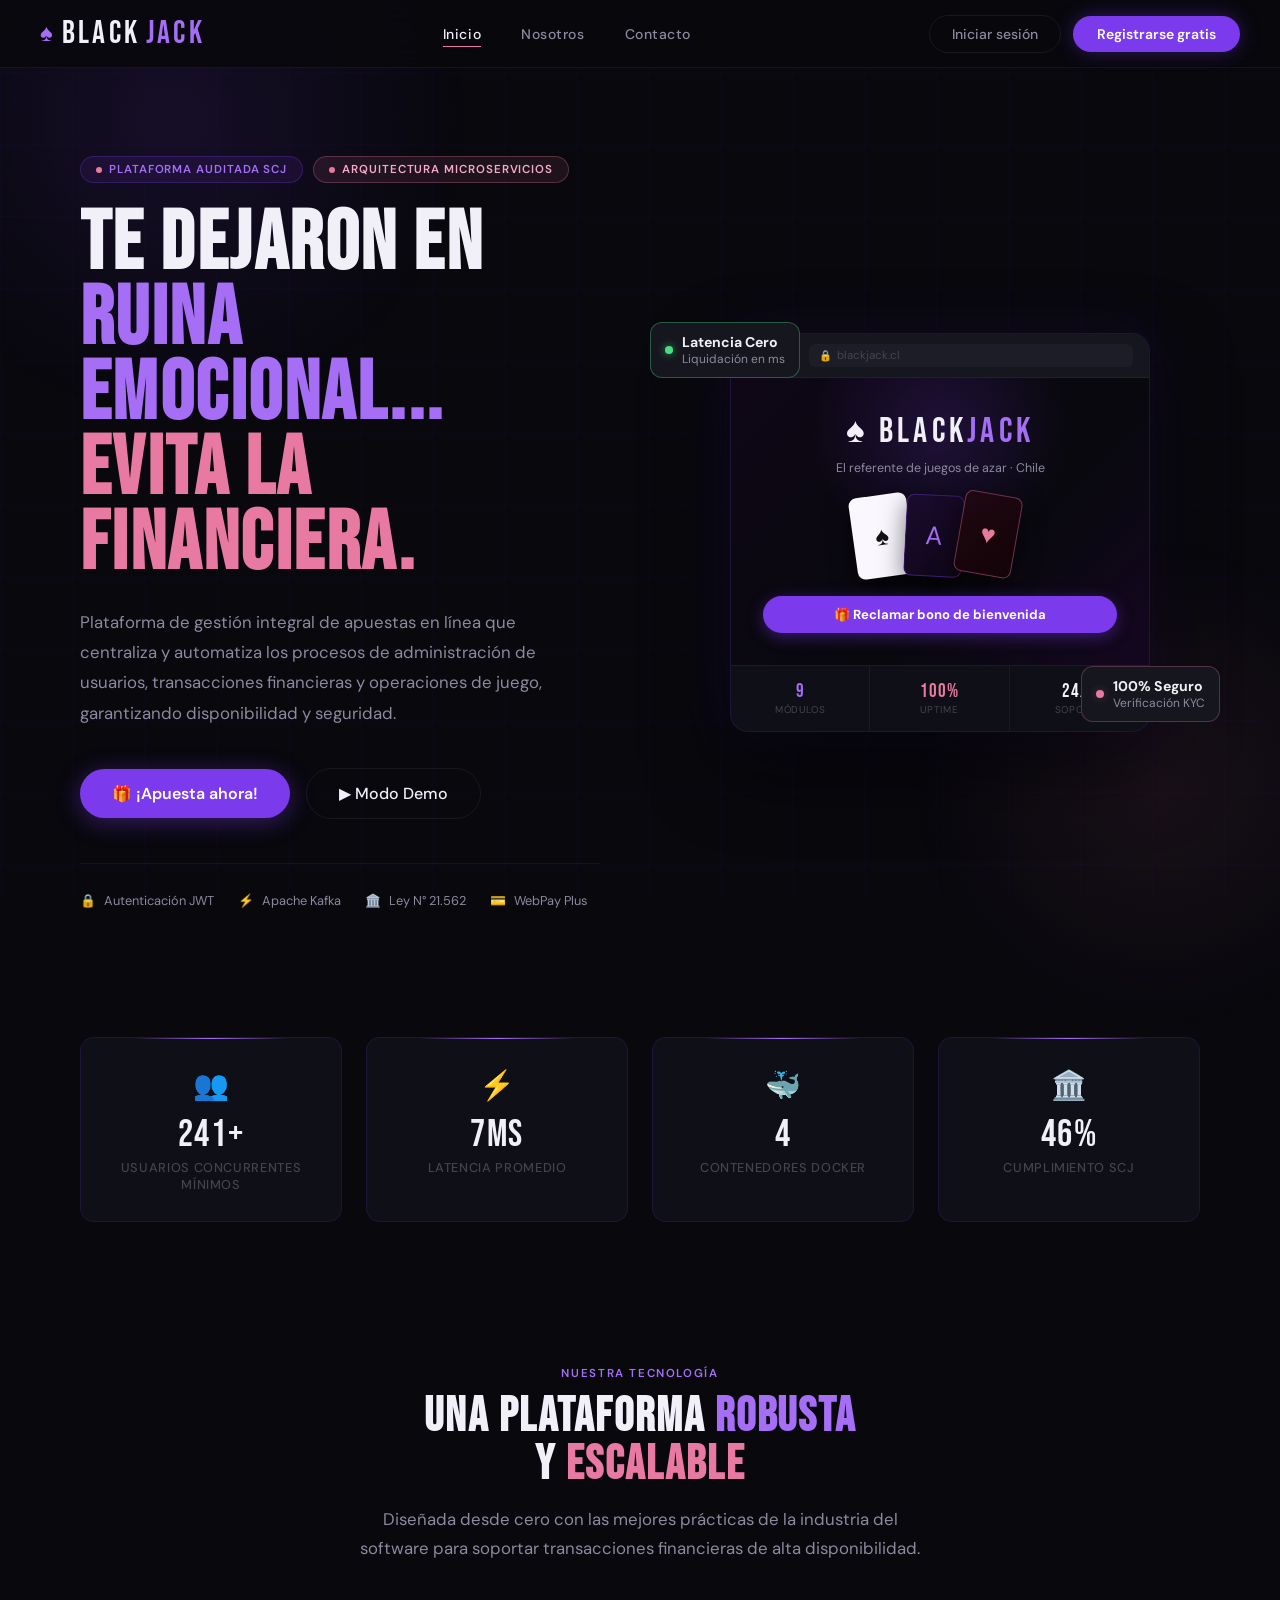
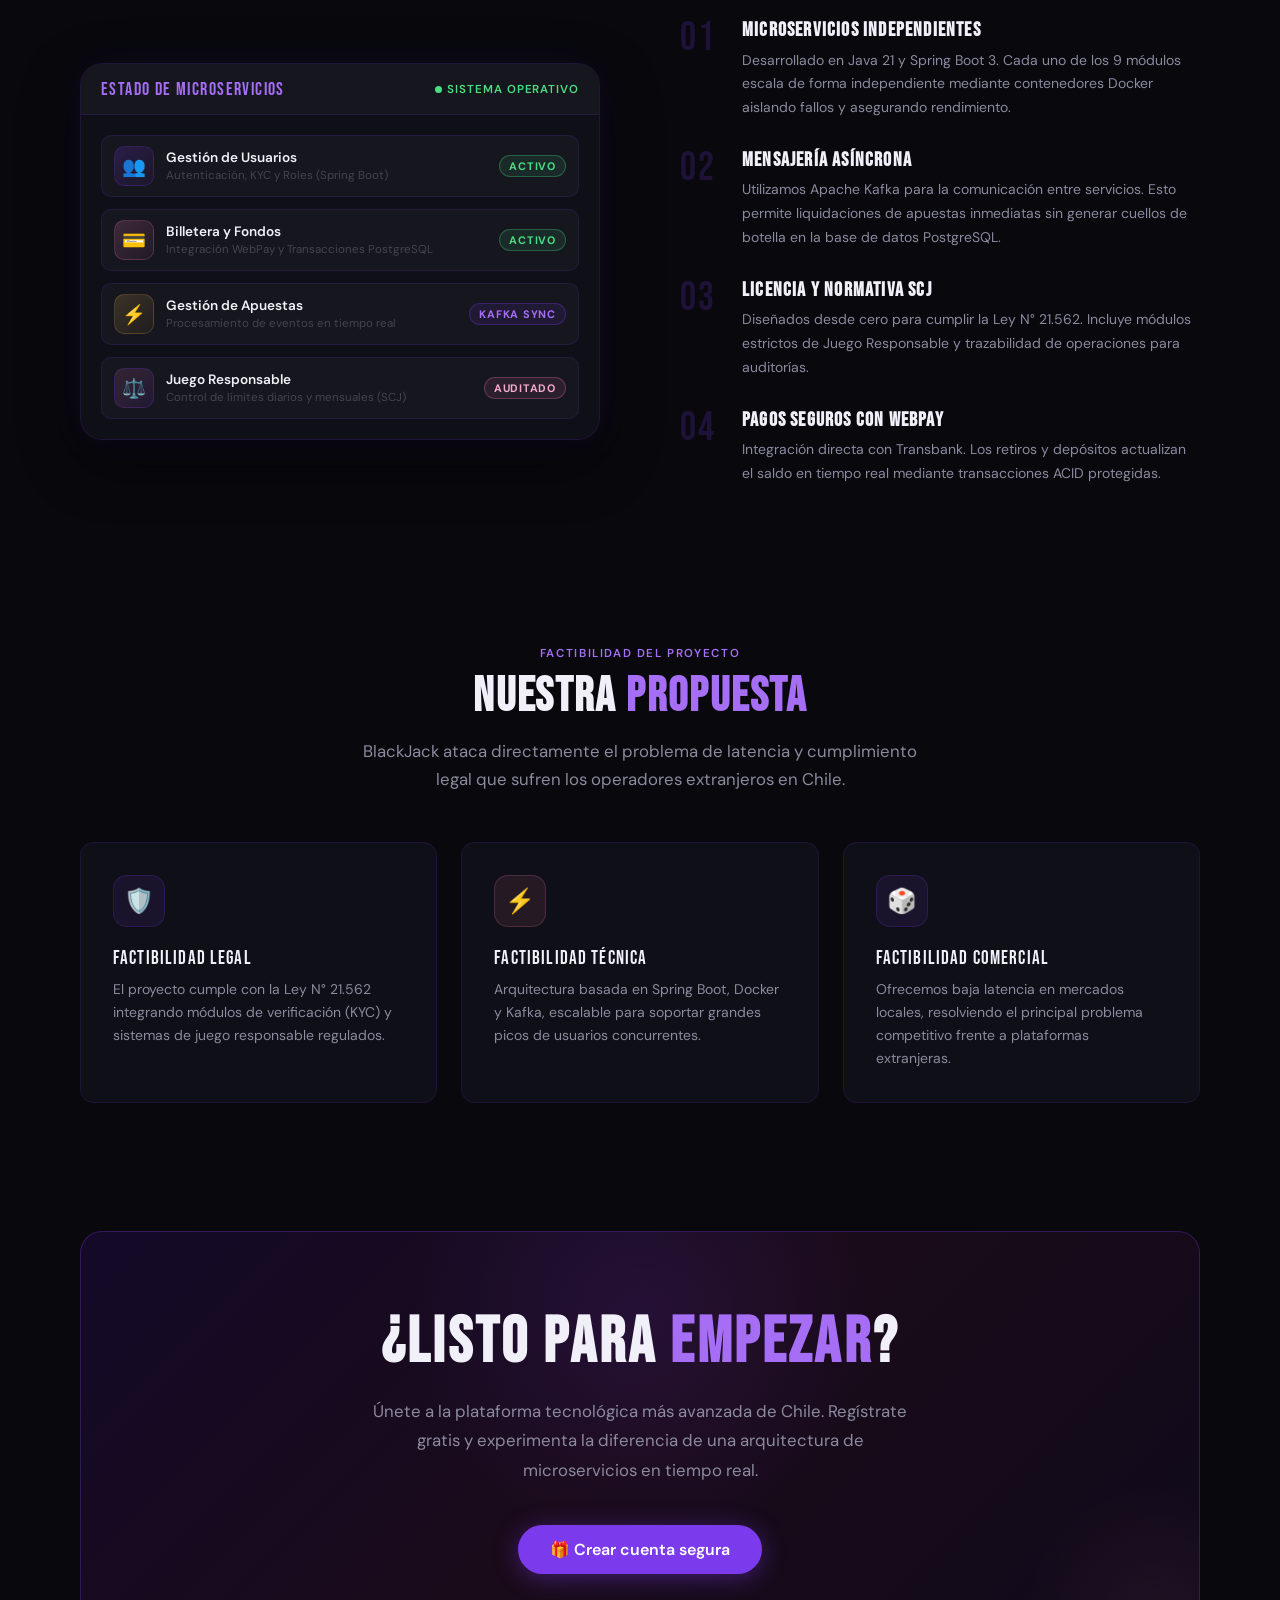
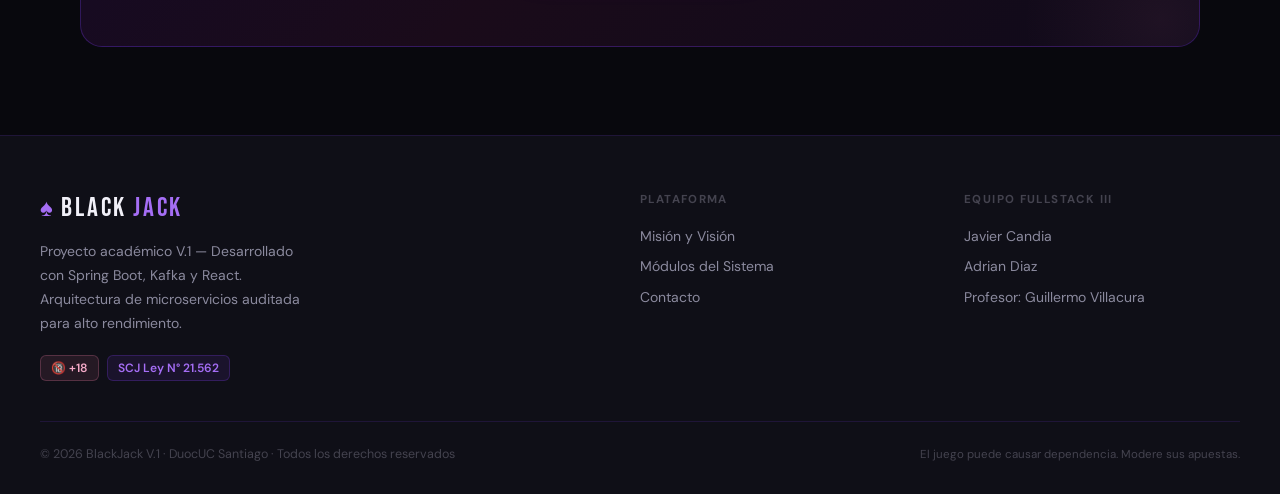
<file: index.html>
<!DOCTYPE html>
<html lang="es">
<head>
    <meta charset="UTF-8">
    <meta name="viewport" content="width=device-width, initial-scale=1.0">
    <title>BlackJack — Plataforma de Apuestas</title>
    <link rel="stylesheet" href="styles.css">
</head>
<body>

<div class="bg-grid"></div>
<div class="bg-glow-1"></div>
<div class="bg-glow-2"></div>

<nav>
    <a href="index.html" class="logo">
        <span class="logo-icon">♠</span>
        Black<span>Jack</span>
    </a>

    <ul class="nav-links">
        <li><a href="index.html" class="active">Inicio</a></li>
        <li><a href="nosotros.html">Nosotros</a></li>
        <li><a href="contacto.html">Contacto</a></li>
    </ul>

    <div class="nav-right">
        <button class="btn-login" onclick="showModal('login')">Iniciar sesión</button>
        <button class="btn-register" onclick="showModal('register')">Registrarse gratis</button>
    </div>
</nav>

<main>

    <section class="hero">
        <div class="hero-left">
            <div class="hero-eyebrow">
                <div class="badge">
                    <span class="badge-dot"></span>
                    Plataforma auditada SCJ
                </div>
                <div class="badge badge-pink">
                    <span class="badge-dot"></span>
                    Arquitectura Microservicios
                </div>
            </div>

            <h1>
                <span class="line-white">TE DEJARON EN</span>
                <span class="line-accent">RUINA EMOCIONAL...</span>
                <span class="line-pink">EVITA LA FINANCIERA.</span>
            </h1>

            <p class="hero-desc">
                Plataforma de gestión integral de apuestas en línea que centraliza y automatiza los procesos de administración de usuarios, transacciones financieras y operaciones de juego, garantizando disponibilidad y seguridad.
            </p>

            <div class="hero-cta">
                <button class="btn-primary" onclick="showModal('register')">
                    🎁 ¡Apuesta ahora!
                </button>
                <button class="btn-secondary" onclick="showModal('demo')">
                    ▶ Modo Demo
                </button>
            </div>

            <div class="hero-trust">
                <div class="trust-item">
                    <span>🔒</span>
                    <span>Autenticación JWT</span>
                </div>
                <div class="trust-item">
                    <span>⚡</span>
                    <span>Apache Kafka</span>
                </div>
                <div class="trust-item">
                    <span>🏛️</span>
                    <span>Ley N° 21.562</span>
                </div>
                <div class="trust-item">
                    <span>💳</span>
                    <span>WebPay Plus</span>
                </div>
            </div>
        </div>

        <div class="hero-right">
            <div class="platform-preview">
                <div class="float-badge fb-top-left">
                    <div class="fb-dot fb-dot-green"></div>
                    <div class="fb-text">
                        <strong>Latencia Cero</strong>
                        <span>Liquidación en ms</span>
                    </div>
                </div>

                <div class="preview-shell">
                    <div class="preview-topbar">
                        <div class="preview-dot pd-red"></div>
                        <div class="preview-dot pd-yellow"></div>
                        <div class="preview-dot pd-green"></div>
                        <div class="preview-url">blackjack.cl</div>
                    </div>

                    <div class="preview-hero-area">
                        <div class="preview-logo-big">♠ Black<span>Jack</span></div>
                        <div class="preview-tagline">El referente de juegos de azar · Chile</div>
                        <div class="preview-cards-row">
                            <div class="mini-card mc-white">♠</div>
                            <div class="mini-card mc-dark">A</div>
                            <div class="mini-card mc-pink">♥</div>
                        </div>
                        <button class="preview-cta-btn">🎁 Reclamar bono de bienvenida</button>
                    </div>

                    <div class="preview-stats-row">
                        <div class="preview-stat">
                            <div class="preview-stat-val pv-purple">9</div>
                            <div class="preview-stat-lbl">Módulos</div>
                        </div>
                        <div class="preview-stat">
                            <div class="preview-stat-val pv-pink">100%</div>
                            <div class="preview-stat-lbl">Uptime</div>
                        </div>
                        <div class="preview-stat">
                            <div class="preview-stat-val">24/7</div>
                            <div class="preview-stat-lbl">Soporte</div>
                        </div>
                    </div>
                </div>

                <div class="float-badge fb-bottom-right">
                    <div class="fb-dot fb-dot-pink"></div>
                    <div class="fb-text">
                        <strong>100% Seguro</strong>
                        <span>Verificación KYC</span>
                    </div>
                </div>
            </div>
        </div>
    </section>

    <div class="stats-band">
        <div class="stat-card reveal">
            <div class="stat-icon">👥</div>
            <div class="stat-value"><span data-count="500" data-suffix="+">0</span></div>
            <div class="stat-label">Usuarios Concurrentes Mínimos</div>
        </div>
        <div class="stat-card reveal reveal-delay-1">
            <div class="stat-icon">⚡</div>
            <div class="stat-value"><span data-count="15" data-suffix="ms">0</span></div>
            <div class="stat-label">Latencia Promedio</div>
        </div>
        <div class="stat-card reveal reveal-delay-2">
            <div class="stat-icon">🐳</div>
            <div class="stat-value"><span data-count="9" data-suffix="">0</span></div>
            <div class="stat-label">Contenedores Docker</div>
        </div>
        <div class="stat-card reveal reveal-delay-3">
            <div class="stat-icon">🏛️</div>
            <div class="stat-value"><span data-count="100" data-suffix="%">0</span></div>
            <div class="stat-label">Cumplimiento SCJ</div>
        </div>
    </div>

    <section class="features-section">
        <div class="reveal" style="text-align:center;">
            <div class="section-label" style="justify-content:center;display:flex;">Nuestra Tecnología</div>
            <h2 class="section-title" style="text-align:center;">UNA PLATAFORMA <span class="accent">ROBUSTA</span><br>Y <span class="accent2">ESCALABLE</span></h2>
            <p class="section-subtitle" style="margin:0 auto;text-align:center;">Diseñada desde cero con las mejores prácticas de la industria del software para soportar transacciones financieras de alta disponibilidad.</p>
        </div>

        <div class="features-intro">
            <div class="features-visual reveal">
                <div class="feature-screen">
                    <div class="fscreen-header">
                        <span class="fscreen-title">Estado de Microservicios</span>
                        <span class="fscreen-live">
                <span style="width:7px;height:7px;background:#4ade80;border-radius:50%;display:inline-block;animation:pulse-dot 1.5s infinite;"></span>
                Sistema Operativo
              </span>
                    </div>
                    <div class="fscreen-body">
                        <div class="fscreen-game-row">
                            <div class="fgr-icon">👥</div>
                            <div class="fgr-info">
                                <div class="fgr-name">Gestión de Usuarios</div>
                                <div class="fgr-sub">Autenticación, KYC y Roles (Spring Boot)</div>
                            </div>
                            <span class="fgr-badge fgb-green">Activo</span>
                        </div>
                        <div class="fscreen-game-row">
                            <div class="fgr-icon" style="background:linear-gradient(135deg,rgba(232,121,160,0.2),rgba(232,121,160,0.05));border-color:rgba(232,121,160,0.2);">💳</div>
                            <div class="fgr-info">
                                <div class="fgr-name">Billetera y Fondos</div>
                                <div class="fgr-sub">Integración WebPay y Transacciones PostgreSQL</div>
                            </div>
                            <span class="fgr-badge fgb-green">Activo</span>
                        </div>
                        <div class="fscreen-game-row">
                            <div class="fgr-icon" style="background:linear-gradient(135deg,rgba(212,168,67,0.2),rgba(212,168,67,0.05));border-color:rgba(212,168,67,0.2);">⚡</div>
                            <div class="fgr-info">
                                <div class="fgr-name">Gestión de Apuestas</div>
                                <div class="fgr-sub">Procesamiento de eventos en tiempo real</div>
                            </div>
                            <span class="fgr-badge fgb-purple">Kafka Sync</span>
                        </div>
                        <div class="fscreen-game-row">
                            <div class="fgr-icon" style="background:linear-gradient(135deg,rgba(232,121,160,0.15),rgba(124,58,237,0.1));border-color:rgba(124,58,237,0.2);">⚖️</div>
                            <div class="fgr-info">
                                <div class="fgr-name">Juego Responsable</div>
                                <div class="fgr-sub">Control de límites diarios y mensuales (SCJ)</div>
                            </div>
                            <span class="fgr-badge fgb-pink">Auditado</span>
                        </div>
                    </div>
                </div>
            </div>

            <div class="features-list reveal reveal-delay-1">
                <div class="feature-item">
                    <div class="feature-num">01</div>
                    <div class="feature-text">
                        <h3>MICROSERVICIOS INDEPENDIENTES</h3>
                        <p>Desarrollado en Java 21 y Spring Boot 3. Cada uno de los 9 módulos escala de forma independiente mediante contenedores Docker aislando fallos y asegurando rendimiento.</p>
                    </div>
                </div>
                <div class="feature-item">
                    <div class="feature-num">02</div>
                    <div class="feature-text">
                        <h3>MENSAJERÍA ASÍNCRONA</h3>
                        <p>Utilizamos Apache Kafka para la comunicación entre servicios. Esto permite liquidaciones de apuestas inmediatas sin generar cuellos de botella en la base de datos PostgreSQL.</p>
                    </div>
                </div>
                <div class="feature-item">
                    <div class="feature-num">03</div>
                    <div class="feature-text">
                        <h3>LICENCIA Y NORMATIVA SCJ</h3>
                        <p>Diseñados desde cero para cumplir la Ley N° 21.562. Incluye módulos estrictos de Juego Responsable y trazabilidad de operaciones para auditorías.</p>
                    </div>
                </div>
                <div class="feature-item">
                    <div class="feature-num">04</div>
                    <div class="feature-text">
                        <h3>PAGOS SEGUROS CON WEBPAY</h3>
                        <p>Integración directa con Transbank. Los retiros y depósitos actualizan el saldo en tiempo real mediante transacciones ACID protegidas.</p>
                    </div>
                </div>
            </div>
        </div>
    </section>

    <section class="why-section">
        <div class="reveal" style="text-align:center;margin-bottom:0;">
            <div class="section-label" style="justify-content:center;display:flex;">Factibilidad del Proyecto</div>
            <h2 class="section-title" style="text-align:center;">NUESTRA <span class="accent">PROPUESTA</span></h2>
            <p class="section-subtitle" style="margin:0 auto;text-align:center;">BlackJack ataca directamente el problema de latencia y cumplimiento legal que sufren los operadores extranjeros en Chile.</p>
        </div>

        <div class="why-grid">
            <div class="why-card reveal">
                <div class="why-icon">🛡️</div>
                <div class="why-title">FACTIBILIDAD LEGAL</div>
                <p class="why-desc">El proyecto cumple con la Ley N° 21.562 integrando módulos de verificación (KYC) y sistemas de juego responsable regulados.</p>
            </div>
            <div class="why-card reveal reveal-delay-1">
                <div class="why-icon">⚡</div>
                <div class="why-title">FACTIBILIDAD TÉCNICA</div>
                <p class="why-desc">Arquitectura basada en Spring Boot, Docker y Kafka, escalable para soportar grandes picos de usuarios concurrentes.</p>
            </div>
            <div class="why-card reveal reveal-delay-2">
                <div class="why-icon">🎲</div>
                <div class="why-title">FACTIBILIDAD COMERCIAL</div>
                <p class="why-desc">Ofrecemos baja latencia en mercados locales, resolviendo el principal problema competitivo frente a plataformas extranjeras.</p>
            </div>
        </div>
    </section>

    <section class="cta-section">
        <div class="cta-banner reveal">
            <h2>¿LISTO PARA <span style="color:var(--purple-light);">EMPEZAR</span>?</h2>
            <p>Únete a la plataforma tecnológica más avanzada de Chile. Regístrate gratis y experimenta la diferencia de una arquitectura de microservicios en tiempo real.</p>
            <div class="cta-btns">
                <button class="btn-primary" onclick="showModal('register')">
                    🎁 Crear cuenta segura
                </button>
            </div>
        </div>
    </section>

</main>

<footer>
    <div class="footer-grid">
        <div class="footer-brand">
            <a href="index.html" class="logo" style="font-size:1.7rem;">
                <span class="logo-icon">♠</span>
                Black<span>Jack</span>
            </a>
            <p>Proyecto académico V.1 — Desarrollado con Spring Boot, Kafka y React. Arquitectura de microservicios auditada para alto rendimiento.</p>
            <div style="margin-top:1.25rem;display:flex;gap:8px;flex-wrap:wrap;">
                <div class="age-badge">🔞 +18</div>
                <div class="age-badge" style="background:rgba(124,58,237,0.1);border-color:rgba(124,58,237,0.25);color:var(--purple-light);">SCJ Ley N° 21.562</div>
            </div>
        </div>

        <div class="footer-col">
            <h4>Plataforma</h4>
            <ul>
                <li><a href="nosotros.html">Misión y Visión</a></li>
                <li><a href="#">Módulos del Sistema</a></li>
                <li><a href="contacto.html">Contacto</a></li>
            </ul>
        </div>

        <div class="footer-col">
            <h4>Equipo Fullstack III</h4>
            <ul>
                <li><a href="#">Javier Candia</a></li>
                <li><a href="#">Adrian Diaz</a></li>
                <li><a href="#">Profesor: Guillermo Villacura</a></li>
            </ul>
        </div>
    </div>

    <div class="footer-bottom">
        <p class="footer-legal">© 2026 BlackJack V.1 · DuocUC Santiago · Todos los derechos reservados</p>
        <p class="footer-legal" style="color:var(--text-faint);max-width:400px;text-align:right;font-size:0.72rem;">
            El juego puede causar dependencia. Modere sus apuestas.
        </p>
    </div>
</footer>

<div class="modal-overlay" id="modal-overlay">
    <div class="modal-box" id="modal-content"></div>
</div>

<script src="script.js"></script>

</body>
</html>
</file>
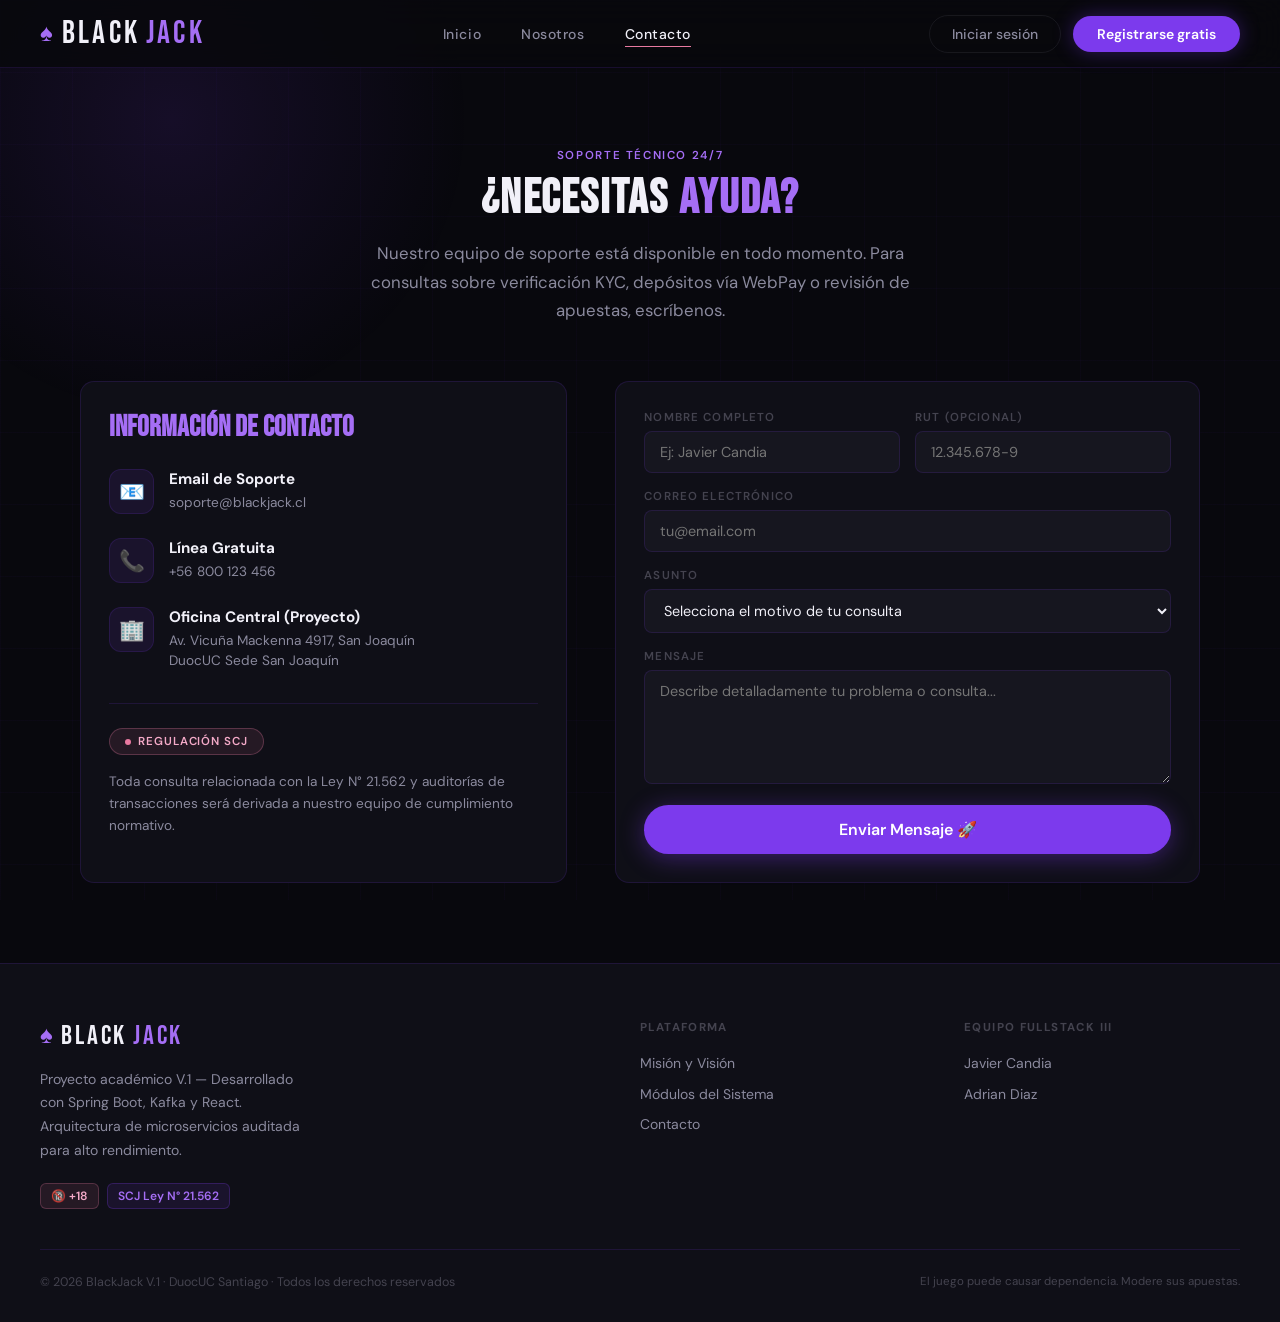
<file: Contacto.html>
<!DOCTYPE html>
<html lang="es">
<head>
    <meta charset="UTF-8">
    <meta name="viewport" content="width=device-width, initial-scale=1.0">
    <title>Contacto — BlackJack</title>
    <link rel="stylesheet" href="styles.css">
</head>
<body>

<div class="bg-grid"></div>
<div class="bg-glow-1"></div>

<nav>
    <a href="index.html" class="logo">
        <span class="logo-icon">♠</span>
        Black<span>Jack</span>
    </a>

    <ul class="nav-links">
        <li><a href="index.html">Inicio</a></li>
        <li><a href="nosotros.html">Nosotros</a></li>
        <li><a href="contacto.html" class="active">Contacto</a></li>
    </ul>

    <div class="nav-right">
        <button class="btn-login" onclick="showModal('login')">Iniciar sesión</button>
        <button class="btn-register" onclick="showModal('register')">Registrarse gratis</button>
    </div>
</nav>

<main>
    <section class="contact-section reveal">
        <div class="contact-header">
            <div class="section-label">Soporte Técnico 24/7</div>
            <h1 class="section-title">¿NECESITAS <span class="accent">AYUDA?</span></h1>
            <p class="section-subtitle">Nuestro equipo de soporte está disponible en todo momento. Para consultas sobre verificación KYC, depósitos vía WebPay o revisión de apuestas, escríbenos.</p>
        </div>

        <div class="contact-grid">
            <div class="contact-info card">
                <h3 style="font-family: 'Bebas Neue', sans-serif; font-size: 1.8rem; color: var(--purple-light); margin-bottom: 1.5rem;">INFORMACIÓN DE CONTACTO</h3>

                <div class="info-item">
                    <span class="info-icon">📧</span>
                    <div>
                        <strong>Email de Soporte</strong>
                        <p>soporte@blackjack.cl</p>
                    </div>
                </div>

                <div class="info-item">
                    <span class="info-icon">📞</span>
                    <div>
                        <strong>Línea Gratuita</strong>
                        <p>+56 800 123 456</p>
                    </div>
                </div>

                <div class="info-item">
                    <span class="info-icon">🏢</span>
                    <div>
                        <strong>Oficina Central (Proyecto)</strong>
                        <p>Av. Vicuña Mackenna 4917, San Joaquín<br>DuocUC Sede San Joaquín</p>
                    </div>
                </div>

                <div style="margin-top: 2rem; padding-top: 1.5rem; border-top: 1px solid var(--border);">
                    <div class="badge badge-pink" style="margin-bottom: 1rem;">
                        <span class="badge-dot"></span> Regulación SCJ
                    </div>
                    <p style="font-size: 0.85rem; color: var(--text-muted); line-height: 1.6;">
                        Toda consulta relacionada con la Ley N° 21.562 y auditorías de transacciones será derivada a nuestro equipo de cumplimiento normativo.
                    </p>
                </div>
            </div>

            <div class="contact-form-wrapper card">
                <form id="contactForm" class="contact-form" onsubmit="event.preventDefault(); alert('¡Mensaje enviado con éxito! Nuestro equipo lo revisará pronto.'); this.reset();">
                    <div class="form-row">
                        <div class="modal-field">
                            <label class="modal-label">Nombre Completo</label>
                            <input class="modal-input" type="text" placeholder="Ej: Javier Candia" required>
                        </div>
                        <div class="modal-field">
                            <label class="modal-label">RUT (Opcional)</label>
                            <input class="modal-input" type="text" placeholder="12.345.678-9">
                        </div>
                    </div>

                    <div class="modal-field">
                        <label class="modal-label">Correo Electrónico</label>
                        <input class="modal-input" type="email" placeholder="tu@email.com" required>
                    </div>

                    <div class="modal-field">
                        <label class="modal-label">Asunto</label>
                        <select class="modal-input" required style="appearance: auto; background-color: var(--surface2); color: var(--text);">
                            <option value="" disabled selected>Selecciona el motivo de tu consulta</option>
                            <option value="deposito">Problemas con depósito/retiro (WebPay)</option>
                            <option value="apuesta">Revisión de apuesta o cuota</option>
                            <option value="kyc">Verificación de identidad (KYC)</option>
                            <option value="limites">Configuración de Juego Responsable</option>
                            <option value="otro">Otro</option>
                        </select>
                    </div>

                    <div class="modal-field">
                        <label class="modal-label">Mensaje</label>
                        <textarea class="modal-input" rows="5" placeholder="Describe detalladamente tu problema o consulta..." required style="resize: vertical;"></textarea>
                    </div>

                    <button type="submit" class="btn-primary" style="width: 100%; justify-content: center;">
                        Enviar Mensaje 🚀
                    </button>
                </form>
            </div>
        </div>
    </section>
</main>

<footer>
    <div class="footer-grid">
        <div class="footer-brand">
            <a href="index.html" class="logo" style="font-size:1.7rem;">
                <span class="logo-icon">♠</span>
                Black<span>Jack</span>
            </a>
            <p>Proyecto académico V.1 — Desarrollado con Spring Boot, Kafka y React. Arquitectura de microservicios auditada para alto rendimiento.</p>
            <div style="margin-top:1.25rem;display:flex;gap:8px;flex-wrap:wrap;">
                <div class="age-badge">🔞 +18</div>
                <div class="age-badge" style="background:rgba(124,58,237,0.1);border-color:rgba(124,58,237,0.25);color:var(--purple-light);">SCJ Ley N° 21.562</div>
            </div>
        </div>

        <div class="footer-col">
            <h4>Plataforma</h4>
            <ul>
                <li><a href="nosotros.html">Misión y Visión</a></li>
                <li><a href="#">Módulos del Sistema</a></li>
                <li><a href="contacto.html">Contacto</a></li>
            </ul>
        </div>

        <div class="footer-col">
            <h4>Equipo Fullstack III</h4>
            <ul>
                <li><a href="#">Javier Candia</a></li>
                <li><a href="#">Adrian Diaz</a></li>
            </ul>
        </div>
    </div>

    <div class="footer-bottom">
        <p class="footer-legal">© 2026 BlackJack V.1 · DuocUC Santiago · Todos los derechos reservados</p>
        <p class="footer-legal" style="color:var(--text-faint);max-width:400px;text-align:right;font-size:0.72rem;">
            El juego puede causar dependencia. Modere sus apuestas.

        </p>
    </div>
</footer>

<div class="modal-overlay" id="modal-overlay">
    <div class="modal-box" id="modal-content"></div>
</div>

<script src="script.js"></script>

</body>
</html>
</file>
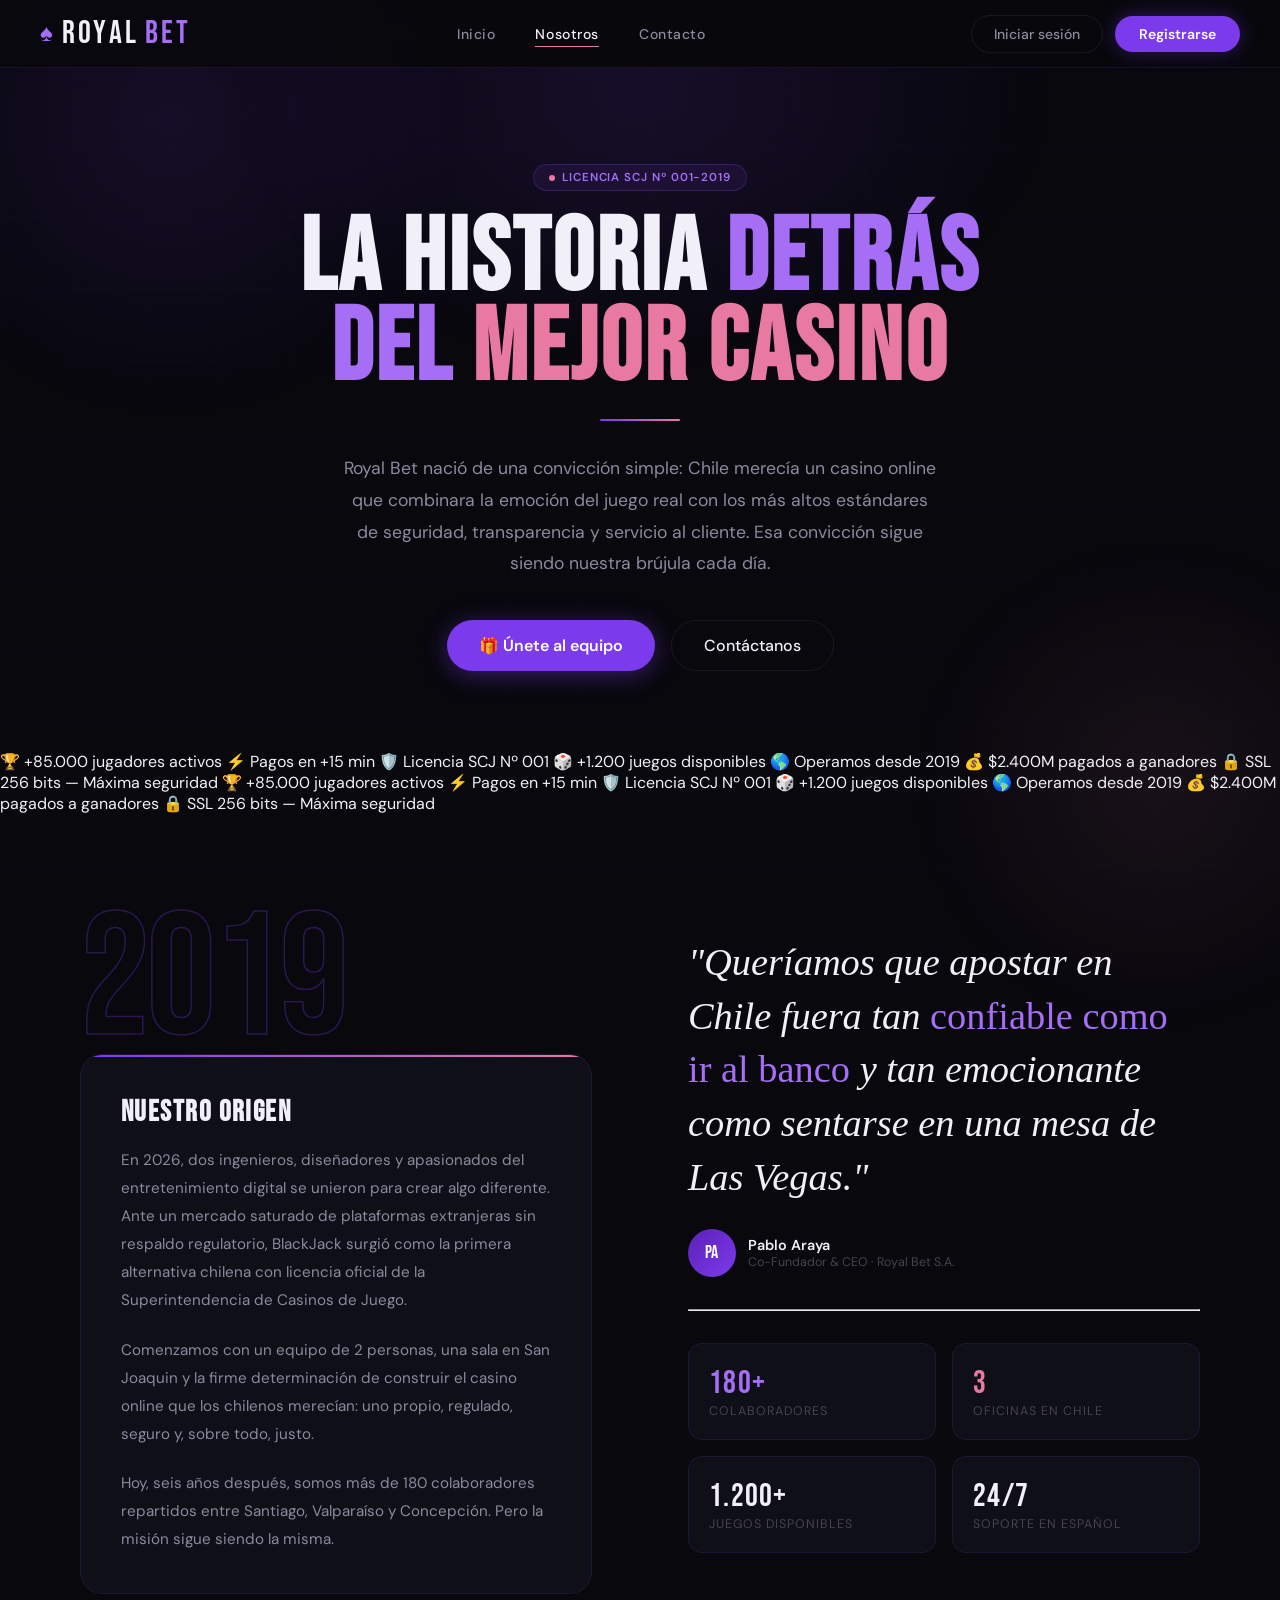
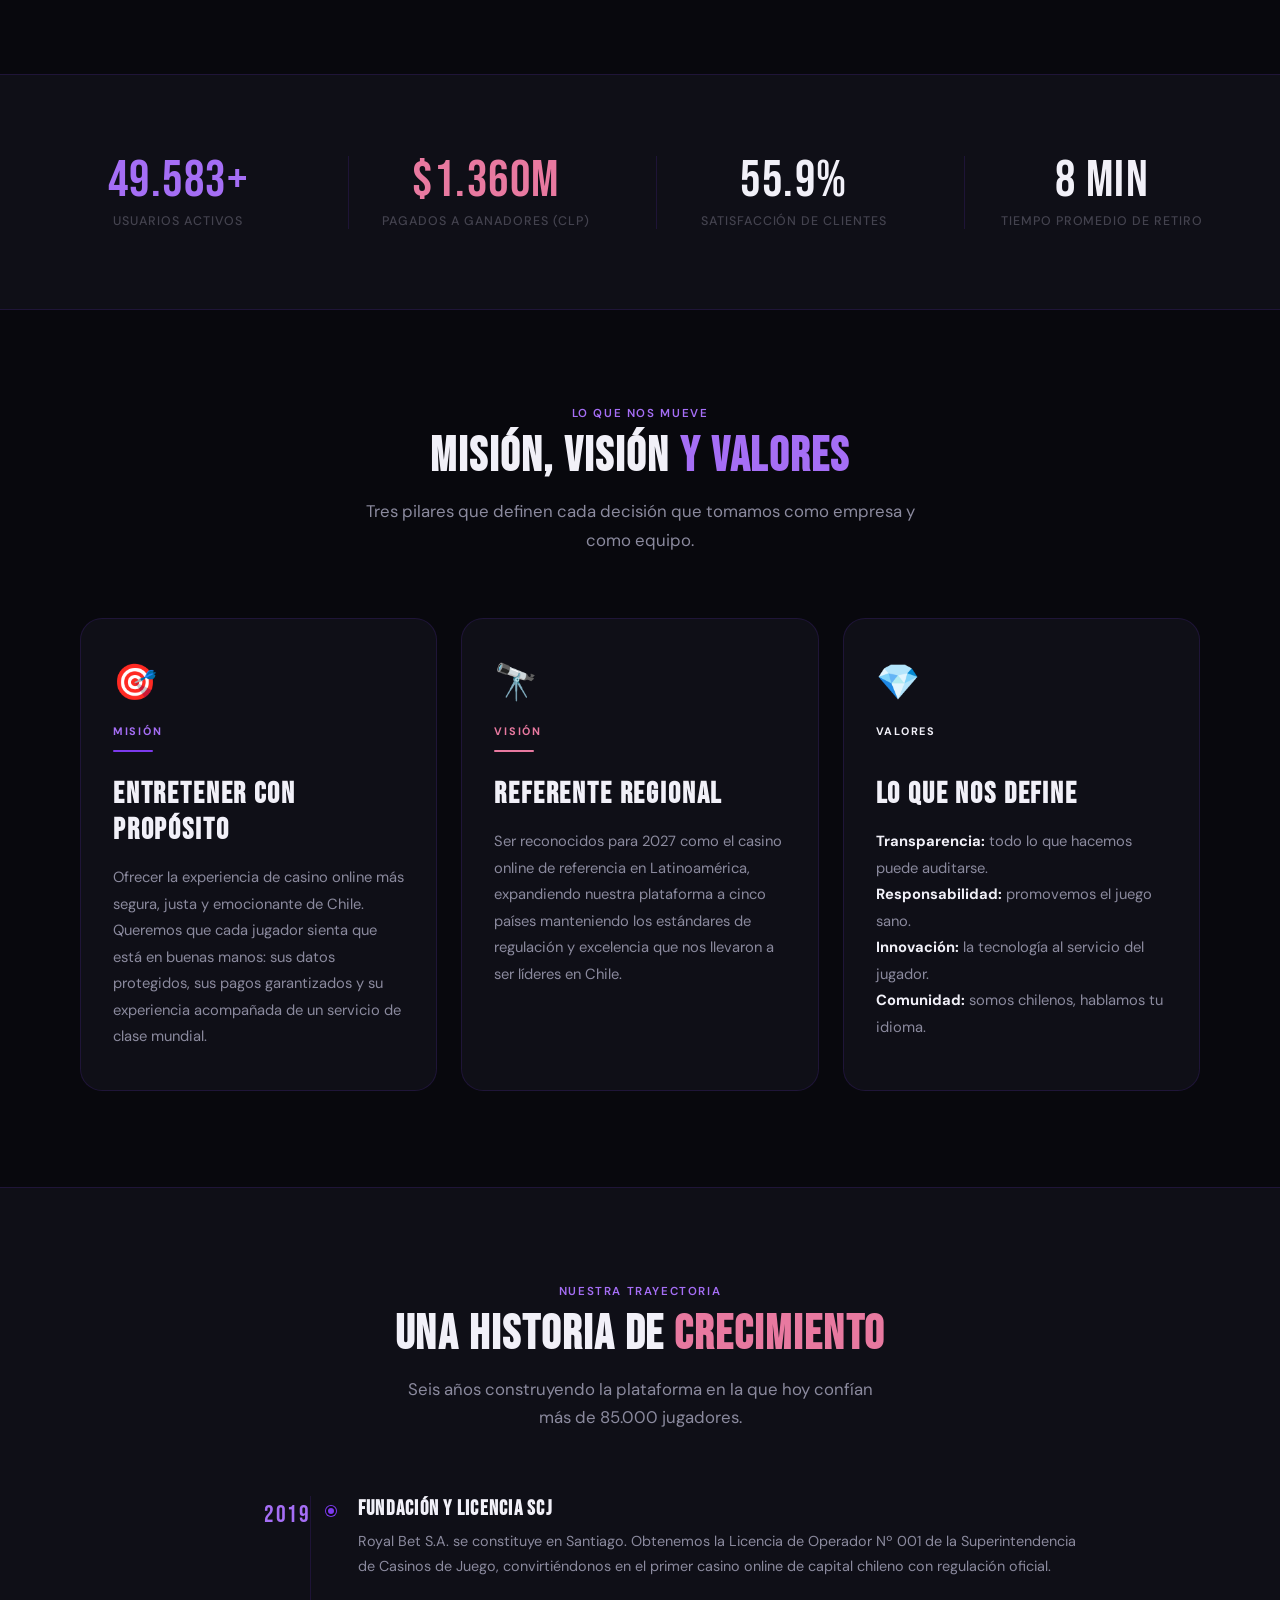
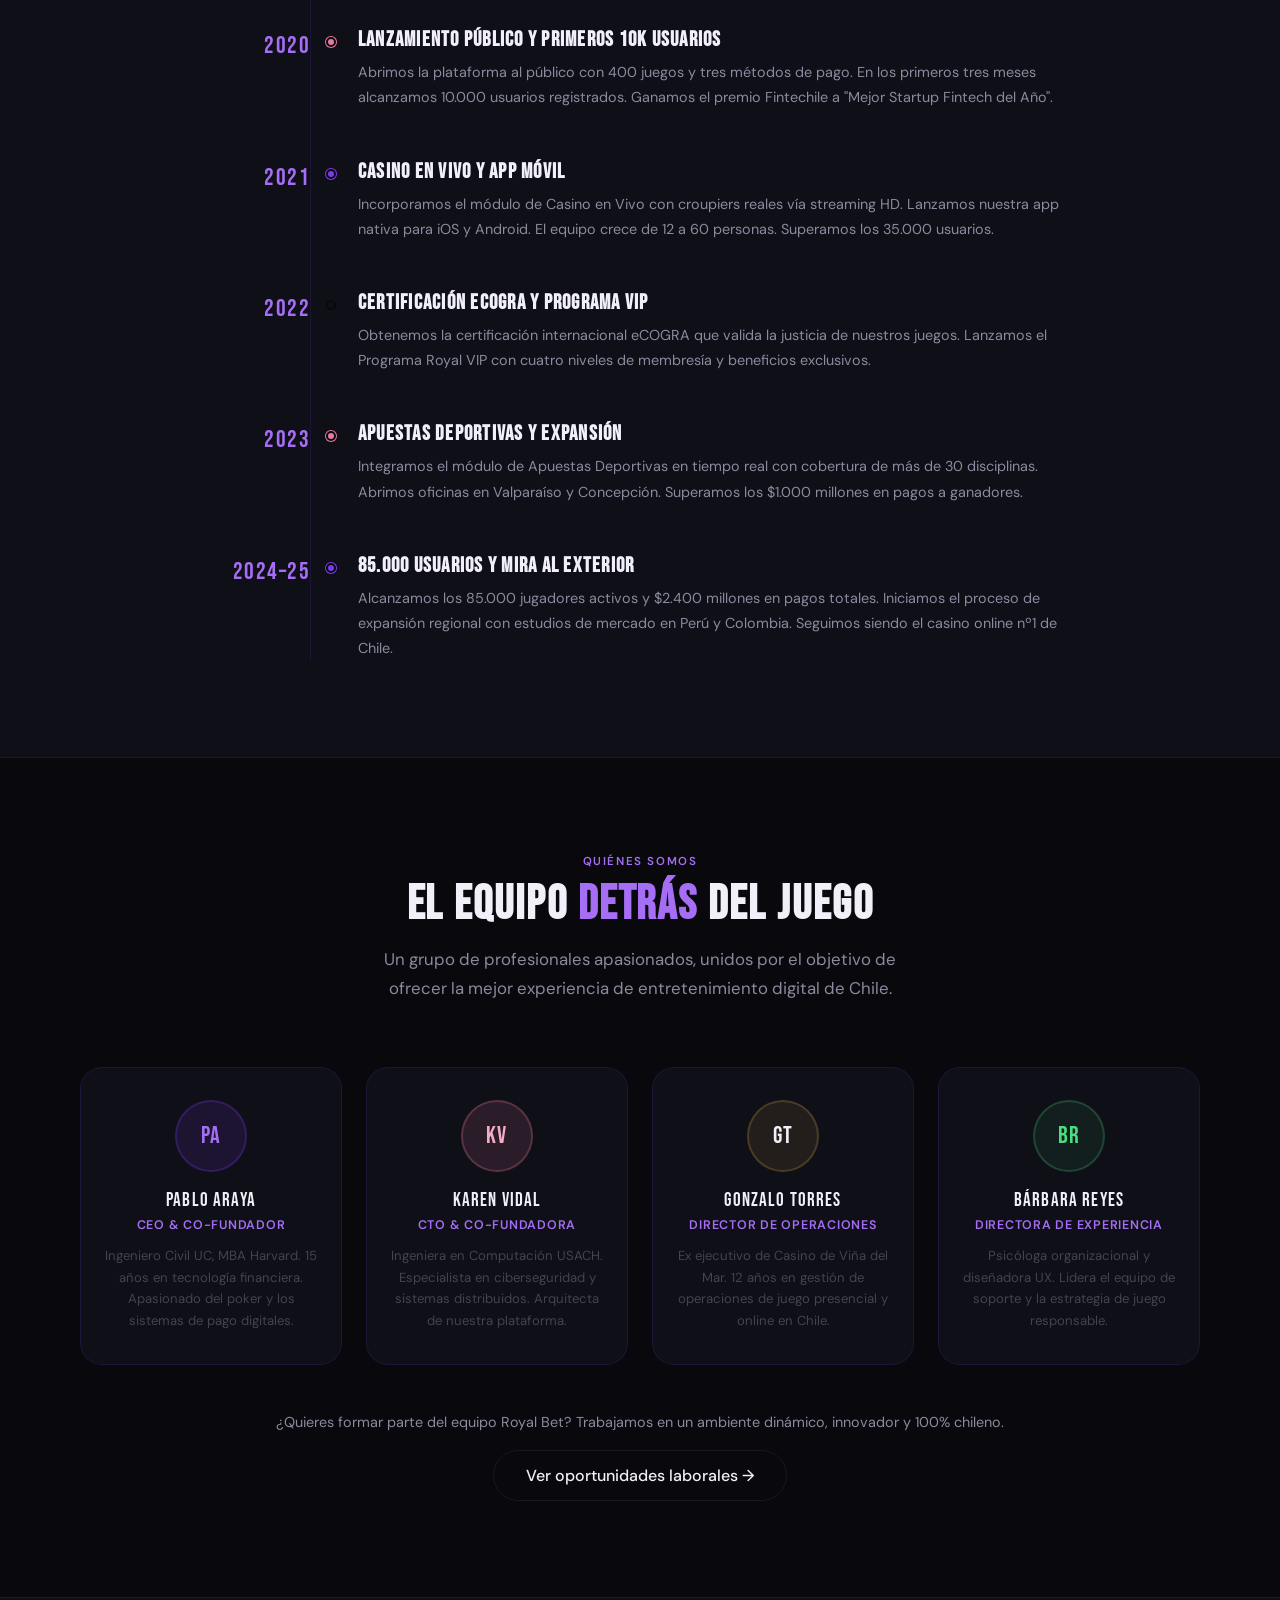
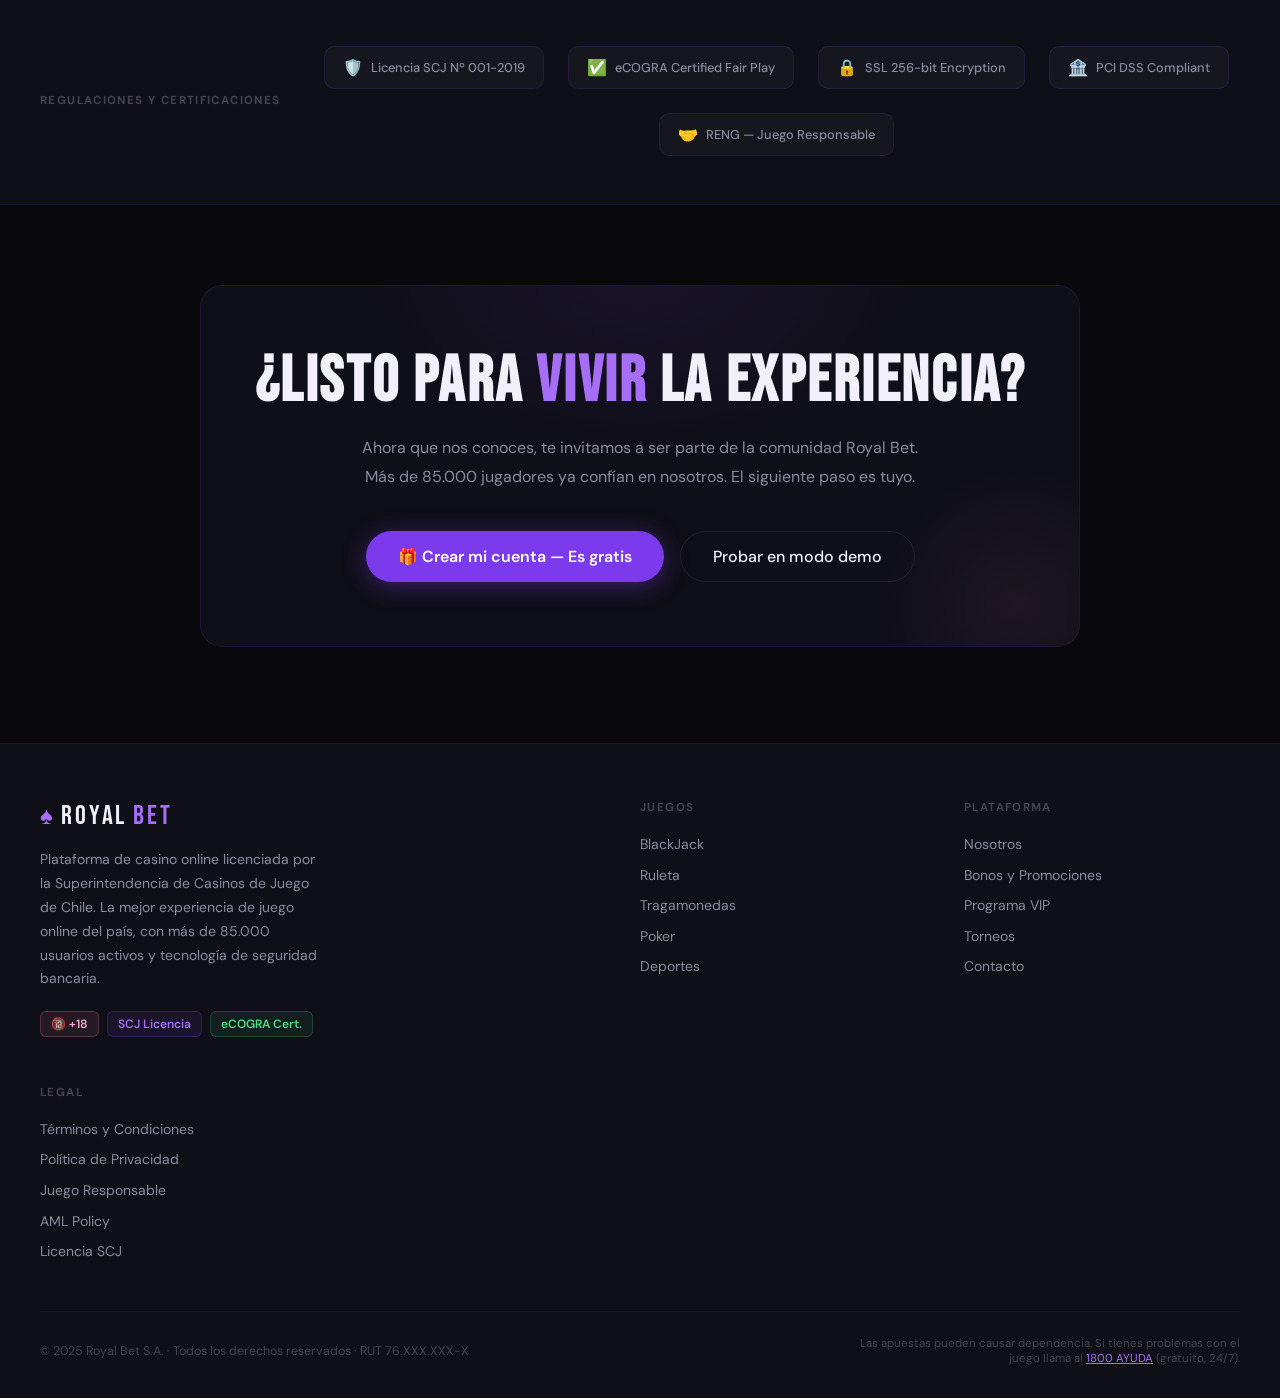
<file: Nosotros.html>
<!DOCTYPE html>
<html lang="es">
<head>
  <meta charset="UTF-8">
  <meta name="viewport" content="width=device-width, initial-scale=1.0">
  <title>Nosotros — Royal Bet | La Historia Detrás del Casino Nº1 de Chile</title>
  <link rel="stylesheet" href="styles.css">
  <style>
    /* ── REVEAL ─────────────────────────────── */
    .reveal {
      opacity: 0;
      transform: translateY(28px);
      transition: opacity 0.65s ease, transform 0.65s ease;
    }
    .reveal.revealed { opacity: 1; transform: translateY(0); }
    .reveal-delay-1 { transition-delay: 0.1s; }
    .reveal-delay-2 { transition-delay: 0.2s; }
    .reveal-delay-3 { transition-delay: 0.3s; }
    .reveal-delay-4 { transition-delay: 0.4s; }

    /* ── PAGE HERO ───────────────────────────── */
    .page-hero {
      position: relative;
      padding: 6rem 2.5rem 5rem;
      text-align: center;
      overflow: hidden;
    }

    .page-hero::before {
      content: '';
      position: absolute;
      top: -40%;
      left: 50%;
      transform: translateX(-50%);
      width: 900px;
      height: 600px;
      background: radial-gradient(ellipse, rgba(124,58,237,0.13) 0%, transparent 65%);
      pointer-events: none;
    }

    .page-hero-inner {
      position: relative;
      z-index: 1;
      max-width: 780px;
      margin: 0 auto;
      animation: fadeIn 0.7s 0.1s ease both;
    }

    .page-hero h1 {
      font-family: 'Bebas Neue', sans-serif;
      font-size: clamp(3.8rem, 8vw, 7rem);
      line-height: 0.88;
      letter-spacing: 0.03em;
      margin-bottom: 1.5rem;
    }

    .page-hero p {
      font-size: 1.1rem;
      color: var(--text-muted);
      line-height: 1.8;
      max-width: 600px;
      margin: 0 auto 2.5rem;
    }

    .hero-line-separator {
      width: 80px;
      height: 2px;
      background: linear-gradient(90deg, var(--purple), var(--pink));
      margin: 0 auto 2rem;
      border-radius: 2px;
    }

    /* ── STORY SECTION ────────────────────────── */
    .story-section {
      max-width: 1200px;
      margin: 0 auto;
      padding: 5rem 2.5rem;
      display: grid;
      grid-template-columns: 1fr 1fr;
      gap: 6rem;
      align-items: center;
    }

    .story-left {}

    .story-big-year {
      font-family: 'Bebas Neue', sans-serif;
      font-size: clamp(6rem, 14vw, 11rem);
      line-height: 1;
      letter-spacing: -0.02em;
      color: transparent;
      -webkit-text-stroke: 1.5px rgba(124,58,237,0.3);
      user-select: none;
      margin-bottom: -1rem;
    }

    .story-card {
      background: var(--surface);
      border: 1px solid var(--border);
      border-radius: var(--radius-lg);
      padding: 2.5rem;
      position: relative;
      overflow: hidden;
    }

    .story-card::before {
      content: '';
      position: absolute;
      top: 0; left: 0; right: 0;
      height: 2px;
      background: linear-gradient(90deg, var(--purple), var(--pink));
    }

    .story-card h3 {
      font-family: 'Bebas Neue', sans-serif;
      font-size: 1.8rem;
      letter-spacing: 0.05em;
      margin-bottom: 1rem;
      color: var(--text);
    }

    .story-card p {
      font-size: 0.95rem;
      color: var(--text-muted);
      line-height: 1.85;
    }

    .story-right {}

    .story-quote {
      font-family: 'Cormorant Garamond', serif;
      font-size: clamp(1.6rem, 3vw, 2.4rem);
      font-style: italic;
      line-height: 1.4;
      color: var(--text);
      margin-bottom: 1.5rem;
    }

    .story-quote em {
      color: var(--purple-light);
      font-style: normal;
    }

    .story-author {
      display: flex;
      align-items: center;
      gap: 12px;
    }

    .author-avatar {
      width: 48px;
      height: 48px;
      border-radius: 50%;
      background: linear-gradient(135deg, var(--purple-dark), var(--purple));
      display: flex;
      align-items: center;
      justify-content: center;
      font-family: 'Bebas Neue', sans-serif;
      font-size: 1.1rem;
      color: white;
      letter-spacing: 0.05em;
      flex-shrink: 0;
    }

    .author-info .name {
      font-size: 0.9rem;
      font-weight: 600;
      color: var(--text);
    }

    .author-info .role {
      font-size: 0.78rem;
      color: var(--text-faint);
    }

    /* ── STATS ROW ───────────────────────────── */
    .stats-strip {
      border-top: 1px solid var(--border);
      border-bottom: 1px solid var(--border);
      background: var(--surface);
      padding: 3.5rem 2.5rem;
    }

    .stats-strip-inner {
      max-width: 1200px;
      margin: 0 auto;
      display: grid;
      grid-template-columns: repeat(4, 1fr);
      gap: 2rem;
    }

    .stat-item {
      text-align: center;
      padding: 1.5rem 1rem;
      position: relative;
    }

    .stat-item + .stat-item::before {
      content: '';
      position: absolute;
      left: 0;
      top: 20%;
      height: 60%;
      width: 1px;
      background: var(--border);
    }

    .stat-number {
      font-family: 'Bebas Neue', sans-serif;
      font-size: 3.2rem;
      letter-spacing: 0.03em;
      line-height: 1;
      margin-bottom: 0.4rem;
    }

    .stat-number.purple { color: var(--purple-light); }
    .stat-number.pink   { color: var(--pink); }
    .stat-number.gold   { color: var(--gold-light); }
    .stat-number.white  { color: var(--text); }

    .stat-label {
      font-size: 0.78rem;
      color: var(--text-faint);
      font-weight: 500;
      letter-spacing: 0.08em;
      text-transform: uppercase;
    }

    /* ── MISSION VISION VALUES ────────────────── */
    .mvv-section {
      max-width: 1200px;
      margin: 0 auto;
      padding: 6rem 2.5rem;
    }

    .mvv-header {
      text-align: center;
      margin-bottom: 4rem;
    }

    .mvv-grid {
      display: grid;
      grid-template-columns: repeat(3, 1fr);
      gap: 1.5rem;
    }

    .mvv-card {
      background: var(--surface);
      border: 1px solid var(--border);
      border-radius: var(--radius-lg);
      padding: 2.5rem 2rem;
      position: relative;
      overflow: hidden;
      transition: border-color 0.3s, transform 0.3s, box-shadow 0.3s;
    }

    .mvv-card:hover {
      transform: translateY(-4px);
    }

    .mvv-card.mission:hover {
      border-color: rgba(124,58,237,0.45);
      box-shadow: 0 16px 48px rgba(124,58,237,0.12);
    }

    .mvv-card.vision:hover {
      border-color: rgba(232,121,160,0.45);
      box-shadow: 0 16px 48px rgba(232,121,160,0.12);
    }

    .mvv-card.values:hover {
      border-color: rgba(212,168,67,0.4);
      box-shadow: 0 16px 48px rgba(212,168,67,0.08);
    }

    .mvv-icon {
      font-size: 2.2rem;
      margin-bottom: 1.2rem;
      display: block;
    }

    .mvv-tag {
      font-size: 0.68rem;
      font-weight: 700;
      letter-spacing: 0.16em;
      text-transform: uppercase;
      margin-bottom: 0.75rem;
    }

    .mvv-tag.purple { color: var(--purple-light); }
    .mvv-tag.pink   { color: var(--pink); }
    .mvv-tag.gold   { color: var(--gold); }

    .mvv-card h3 {
      font-family: 'Bebas Neue', sans-serif;
      font-size: 1.9rem;
      letter-spacing: 0.06em;
      margin-bottom: 1rem;
      color: var(--text);
    }

    .mvv-card p {
      font-size: 0.92rem;
      color: var(--text-muted);
      line-height: 1.8;
    }

    .mvv-accent-bar {
      width: 40px;
      height: 2px;
      border-radius: 2px;
      margin-bottom: 1.5rem;
    }

    .mvv-accent-bar.purple { background: var(--purple); }
    .mvv-accent-bar.pink   { background: var(--pink); }
    .mvv-accent-bar.gold   { background: var(--gold); }

    /* ── TIMELINE ─────────────────────────────── */
    .timeline-section {
      padding: 6rem 2.5rem;
      background: var(--surface);
      border-top: 1px solid var(--border);
      border-bottom: 1px solid var(--border);
    }

    .timeline-inner {
      max-width: 900px;
      margin: 0 auto;
    }

    .timeline-header {
      text-align: center;
      margin-bottom: 4rem;
    }

    .timeline-list {
      position: relative;
      list-style: none;
    }

    .timeline-list::before {
      content: '';
      position: absolute;
      left: 120px;
      top: 0;
      bottom: 0;
      width: 1px;
      background: var(--border);
    }

    .timeline-item {
      display: grid;
      grid-template-columns: 120px 1fr;
      gap: 3rem;
      margin-bottom: 3rem;
      position: relative;
    }

    .timeline-item:last-child {
      margin-bottom: 0;
    }

    .timeline-year {
      font-family: 'Bebas Neue', sans-serif;
      font-size: 1.5rem;
      letter-spacing: 0.06em;
      color: var(--purple-light);
      text-align: right;
      padding-top: 4px;
      position: relative;
    }

    .timeline-dot {
      position: absolute;
      right: -1.65rem;
      top: 10px;
      width: 10px;
      height: 10px;
      border-radius: 50%;
      background: var(--purple);
      border: 2px solid var(--bg);
      box-shadow: 0 0 0 1px var(--purple);
    }

    .timeline-dot.pink {
      background: var(--pink);
      box-shadow: 0 0 0 1px var(--pink);
    }

    .timeline-dot.gold {
      background: var(--gold);
      box-shadow: 0 0 0 1px var(--gold);
    }

    .timeline-content h4 {
      font-family: 'Bebas Neue', sans-serif;
      font-size: 1.3rem;
      letter-spacing: 0.06em;
      color: var(--text);
      margin-bottom: 0.5rem;
    }

    .timeline-content p {
      font-size: 0.9rem;
      color: var(--text-muted);
      line-height: 1.75;
    }

    /* ── TEAM SECTION ─────────────────────────── */
    .team-section {
      max-width: 1200px;
      margin: 0 auto;
      padding: 6rem 2.5rem;
    }

    .team-header {
      text-align: center;
      margin-bottom: 4rem;
    }

    .team-grid {
      display: grid;
      grid-template-columns: repeat(4, 1fr);
      gap: 1.5rem;
      margin-bottom: 3rem;
    }

    .team-card {
      background: var(--surface);
      border: 1px solid var(--border);
      border-radius: var(--radius-lg);
      padding: 2rem 1.5rem;
      text-align: center;
      transition: border-color 0.3s, transform 0.3s, box-shadow 0.3s;
      cursor: default;
    }

    .team-card:hover {
      border-color: rgba(124,58,237,0.35);
      transform: translateY(-4px);
      box-shadow: 0 16px 48px rgba(124,58,237,0.1);
    }

    .team-avatar {
      width: 72px;
      height: 72px;
      border-radius: 50%;
      margin: 0 auto 1.1rem;
      display: flex;
      align-items: center;
      justify-content: center;
      font-family: 'Bebas Neue', sans-serif;
      font-size: 1.5rem;
      letter-spacing: 0.05em;
      border: 2px solid transparent;
    }

    .ta-p { background: rgba(124,58,237,0.12); color: var(--purple-light); border-color: rgba(124,58,237,0.25); }
    .ta-k { background: rgba(232,121,160,0.12); color: var(--pink-light);   border-color: rgba(232,121,160,0.25); }
    .ta-g { background: rgba(212,168,67,0.1);   color: var(--gold-light);   border-color: rgba(212,168,67,0.22); }
    .ta-b { background: rgba(74,222,128,0.08);  color: #4ade80;             border-color: rgba(74,222,128,0.2); }

    .team-name {
      font-family: 'Bebas Neue', sans-serif;
      font-size: 1.2rem;
      letter-spacing: 0.06em;
      color: var(--text);
      margin-bottom: 0.3rem;
    }

    .team-role {
      font-size: 0.78rem;
      color: var(--purple-light);
      font-weight: 600;
      letter-spacing: 0.06em;
      text-transform: uppercase;
      margin-bottom: 0.75rem;
    }

    .team-bio {
      font-size: 0.82rem;
      color: var(--text-faint);
      line-height: 1.65;
    }

    .team-cta {
      text-align: center;
    }

    .team-cta p {
      font-size: 0.9rem;
      color: var(--text-muted);
      margin-bottom: 1.2rem;
    }

    /* ── CERTIFICATIONS BAR ───────────────────── */
    .certs-section {
      background: var(--surface);
      border-top: 1px solid var(--border);
      border-bottom: 1px solid var(--border);
      padding: 3rem 2.5rem;
    }

    .certs-inner {
      max-width: 1200px;
      margin: 0 auto;
      display: flex;
      align-items: center;
      justify-content: space-between;
      gap: 2rem;
      flex-wrap: wrap;
    }

    .certs-label {
      font-size: 0.72rem;
      font-weight: 700;
      letter-spacing: 0.12em;
      text-transform: uppercase;
      color: var(--text-faint);
      flex-shrink: 0;
    }

    .certs-list {
      display: flex;
      align-items: center;
      gap: 1.5rem;
      flex-wrap: wrap;
      flex: 1;
      justify-content: center;
    }

    .cert-badge {
      display: flex;
      align-items: center;
      gap: 8px;
      background: var(--surface2);
      border: 1px solid var(--border);
      border-radius: 10px;
      padding: 10px 18px;
      font-size: 0.8rem;
      color: var(--text-muted);
      font-weight: 500;
      transition: border-color 0.25s, color 0.25s;
    }

    .cert-badge:hover {
      border-color: rgba(124,58,237,0.35);
      color: var(--text);
    }

    .cert-icon {
      font-size: 1rem;
    }

    /* ── CTA BANNER ────────────────────────────── */
    .cta-section {
      padding: 5rem 2.5rem 6rem;
    }

    .cta-banner {
      max-width: 880px;
      margin: 0 auto;
      text-align: center;
      background: var(--surface);
      border: 1px solid var(--border);
      border-radius: var(--radius-lg);
      padding: 4rem 3rem;
      position: relative;
      overflow: hidden;
    }

    .cta-banner::before {
      content: '';
      position: absolute;
      top: -60%;
      left: 50%;
      transform: translateX(-50%);
      width: 600px;
      height: 400px;
      background: radial-gradient(ellipse, rgba(124,58,237,0.1), transparent 65%);
      pointer-events: none;
    }

    .cta-banner h2 {
      font-family: 'Bebas Neue', sans-serif;
      font-size: clamp(2.5rem, 5vw, 4rem);
      letter-spacing: 0.04em;
      line-height: 1;
      color: var(--text);
      margin-bottom: 1.25rem;
      position: relative;
    }

    .cta-banner p {
      font-size: 1rem;
      color: var(--text-muted);
      line-height: 1.8;
      max-width: 560px;
      margin: 0 auto 2.5rem;
      position: relative;
    }

    .cta-btns {
      display: flex;
      justify-content: center;
      gap: 1rem;
      flex-wrap: wrap;
      position: relative;
    }

    /* ── RESPONSIVE ─────────────────────────────── */
    @media (max-width: 1000px) {
      .team-grid { grid-template-columns: repeat(2, 1fr); }
      .mvv-grid  { grid-template-columns: 1fr 1fr; }
    }

    @media (max-width: 780px) {
      .story-section { grid-template-columns: 1fr; gap: 2.5rem; }
      .stats-strip-inner { grid-template-columns: repeat(2, 1fr); }
      .timeline-list::before { left: 80px; }
      .timeline-item { grid-template-columns: 80px 1fr; gap: 2rem; }
      .timeline-year { font-size: 1.15rem; }
    }

    @media (max-width: 600px) {
      .team-grid { grid-template-columns: 1fr; }
      .mvv-grid  { grid-template-columns: 1fr; }
      .stats-strip-inner { grid-template-columns: 1fr 1fr; }
      .cta-banner { padding: 2.5rem 1.5rem; }
    }
  </style>
</head>
<body>

  <!-- ── BACKGROUND ─────────────────────────── -->
  <div class="bg-grid"></div>
  <div class="bg-glow-1"></div>
  <div class="bg-glow-2"></div>

  <!-- ── NAVIGATION ─────────────────────────── -->
  <nav>
    <a href="Inicio.html" class="logo">
      <span class="logo-icon">♠</span>
      Royal<span>Bet</span>
    </a>
    <ul class="nav-links">
      <li><a href="Inicio.html">Inicio</a></li>
      <li><a href="Nosotros.html">Nosotros</a></li>
      <li><a href="Contacto.html">Contacto</a></li>
    </ul>
    <div class="nav-right">
      <button class="btn-login" onclick="showModal('login')">Iniciar sesión</button>
      <button class="btn-register" onclick="showModal('register')">Registrarse</button>
    </div>
  </nav>

  <!-- ── MAIN CONTENT ────────────────────────── -->
  <main>

    <!-- ─── PAGE HERO ────────────────────────── -->
    <section class="page-hero">
      <div class="page-hero-inner">
        <div class="badge" style="margin-bottom:1.5rem;">
          <span class="badge-dot"></span> Licencia SCJ Nº 001-2019
        </div>
        <h1>
          <span style="color:var(--text);">LA HISTORIA</span>
          <span style="color:var(--purple-light);">DETRÁS DEL</span>
          <span style="color:var(--pink);">MEJOR CASINO</span>
        </h1>
        <div class="hero-line-separator"></div>
        <p>
          Royal Bet nació de una convicción simple: Chile merecía un casino online que combinara la emoción del juego real con los más altos estándares de seguridad, transparencia y servicio al cliente. Esa convicción sigue siendo nuestra brújula cada día.
        </p>
        <div style="display:flex;gap:1rem;justify-content:center;flex-wrap:wrap;">
          <button class="btn-primary" onclick="showModal('register')">🎁 Únete al equipo</button>
          <a href="Contacto.html" class="btn-secondary">Contáctanos</a>
        </div>
      </div>
    </section>

    <!-- ─── TICKER ───────────────────────────── -->
    <div class="ticker-wrap">
      <div class="ticker-track">
        <span class="ticker-item">🏆 <span class="t-name">+85.000 jugadores activos</span></span>
        <span class="ticker-item">⚡ <span class="t-name">Pagos en</span> <span class="t-up">+15 min</span></span>
        <span class="ticker-item">🛡️ <span class="t-name">Licencia SCJ Nº 001</span></span>
        <span class="ticker-item">🎲 <span class="t-name">+1.200 juegos disponibles</span></span>
        <span class="ticker-item">🌎 <span class="t-name">Operamos desde 2019</span></span>
        <span class="ticker-item">💰 <span class="t-name">$2.400M pagados a ganadores</span></span>
        <span class="ticker-item">🔒 <span class="t-name">SSL 256 bits — Máxima seguridad</span></span>
        <!-- duplicate for loop -->
        <span class="ticker-item">🏆 <span class="t-name">+85.000 jugadores activos</span></span>
        <span class="ticker-item">⚡ <span class="t-name">Pagos en</span> <span class="t-up">+15 min</span></span>
        <span class="ticker-item">🛡️ <span class="t-name">Licencia SCJ Nº 001</span></span>
        <span class="ticker-item">🎲 <span class="t-name">+1.200 juegos disponibles</span></span>
        <span class="ticker-item">🌎 <span class="t-name">Operamos desde 2019</span></span>
        <span class="ticker-item">💰 <span class="t-name">$2.400M pagados a ganadores</span></span>
        <span class="ticker-item">🔒 <span class="t-name">SSL 256 bits — Máxima seguridad</span></span>
      </div>
    </div>

    <!-- ─── STORY SECTION ────────────────────── -->
    <section class="story-section">
      <div class="story-left reveal">
        <div class="story-big-year">2019</div>
        <div class="story-card">
          <h3>NUESTRO ORIGEN</h3>
          <p>
            En 2026, dos ingenieros, diseñadores y apasionados del entretenimiento digital se unieron para crear algo diferente. Ante un mercado saturado de plataformas extranjeras sin respaldo regulatorio, BlackJack surgió como la primera alternativa chilena con licencia oficial de la Superintendencia de Casinos de Juego.
          </p>
          <br>
          <p>
            Comenzamos con un equipo de 2 personas, una sala en San Joaquin y la firme determinación de construir el casino online que los chilenos merecían: uno propio, regulado, seguro y, sobre todo, justo.
          </p>
          <br>
          <p>
            Hoy, seis años después, somos más de 180 colaboradores repartidos entre Santiago, Valparaíso y Concepción. Pero la misión sigue siendo la misma.
          </p>
        </div>
      </div>
      <div class="story-right reveal reveal-delay-2">
        <blockquote class="story-quote">
          "Queríamos que apostar en Chile fuera tan <em>confiable como ir al banco</em> y tan emocionante como sentarse en una mesa de Las Vegas."
        </blockquote>
        <div class="story-author">
          <div class="author-avatar">PA</div>
          <div class="author-info">
            <div class="name">Pablo Araya</div>
            <div class="role">Co-Fundador & CEO · Royal Bet S.A.</div>
          </div>
        </div>
        <hr class="divider" style="margin:2rem 0;">
        <div style="display:grid;grid-template-columns:1fr 1fr;gap:1rem;">
          <div style="background:var(--surface);border:1px solid var(--border);border-radius:var(--radius);padding:1.25rem;">
            <div style="font-family:'Bebas Neue',sans-serif;font-size:2rem;color:var(--purple-light);letter-spacing:0.04em;">180+</div>
            <div style="font-size:0.78rem;color:var(--text-faint);text-transform:uppercase;letter-spacing:0.08em;">Colaboradores</div>
          </div>
          <div style="background:var(--surface);border:1px solid var(--border);border-radius:var(--radius);padding:1.25rem;">
            <div style="font-family:'Bebas Neue',sans-serif;font-size:2rem;color:var(--pink);letter-spacing:0.04em;">3</div>
            <div style="font-size:0.78rem;color:var(--text-faint);text-transform:uppercase;letter-spacing:0.08em;">Oficinas en Chile</div>
          </div>
          <div style="background:var(--surface);border:1px solid var(--border);border-radius:var(--radius);padding:1.25rem;">
            <div style="font-family:'Bebas Neue',sans-serif;font-size:2rem;color:var(--gold-light);letter-spacing:0.04em;">1.200+</div>
            <div style="font-size:0.78rem;color:var(--text-faint);text-transform:uppercase;letter-spacing:0.08em;">Juegos disponibles</div>
          </div>
          <div style="background:var(--surface);border:1px solid var(--border);border-radius:var(--radius);padding:1.25rem;">
            <div style="font-family:'Bebas Neue',sans-serif;font-size:2rem;color:var(--text);letter-spacing:0.04em;">24/7</div>
            <div style="font-size:0.78rem;color:var(--text-faint);text-transform:uppercase;letter-spacing:0.08em;">Soporte en español</div>
          </div>
        </div>
      </div>
    </section>

    <!-- ─── STATS STRIP ──────────────────────── -->
    <div class="stats-strip">
      <div class="stats-strip-inner">
        <div class="stat-item reveal">
          <div class="stat-number purple" data-count="85000" data-suffix="+">0</div>
          <div class="stat-label">Usuarios activos</div>
        </div>
        <div class="stat-item reveal reveal-delay-1">
          <div class="stat-number pink" data-count="2400" data-prefix="$" data-suffix="M">0</div>
          <div class="stat-label">Pagados a ganadores (CLP)</div>
        </div>
        <div class="stat-item reveal reveal-delay-2">
          <div class="stat-number gold" data-count="98.7" data-suffix="%">0</div>
          <div class="stat-label">Satisfacción de clientes</div>
        </div>
        <div class="stat-item reveal reveal-delay-3">
          <div class="stat-number white" data-count="15" data-suffix=" min">0</div>
          <div class="stat-label">Tiempo promedio de retiro</div>
        </div>
      </div>
    </div>

    <!-- ─── MISSION / VISION / VALUES ────────── -->
    <section class="mvv-section">
      <div class="mvv-header reveal">
        <div class="section-label" style="justify-content:center;display:flex;">Lo que nos mueve</div>
        <h2 class="section-title" style="text-align:center;">MISIÓN, VISIÓN <span class="accent">Y VALORES</span></h2>
        <p class="section-subtitle" style="margin:0 auto;text-align:center;">Tres pilares que definen cada decisión que tomamos como empresa y como equipo.</p>
      </div>

      <div class="mvv-grid">
        <div class="mvv-card mission reveal">
          <span class="mvv-icon">🎯</span>
          <div class="mvv-tag purple">Misión</div>
          <div class="mvv-accent-bar purple"></div>
          <h3>ENTRETENER CON PROPÓSITO</h3>
          <p>Ofrecer la experiencia de casino online más segura, justa y emocionante de Chile. Queremos que cada jugador sienta que está en buenas manos: sus datos protegidos, sus pagos garantizados y su experiencia acompañada de un servicio de clase mundial.</p>
        </div>

        <div class="mvv-card vision reveal reveal-delay-1">
          <span class="mvv-icon">🔭</span>
          <div class="mvv-tag pink">Visión</div>
          <div class="mvv-accent-bar pink"></div>
          <h3>REFERENTE REGIONAL</h3>
          <p>Ser reconocidos para 2027 como el casino online de referencia en Latinoamérica, expandiendo nuestra plataforma a cinco países manteniendo los estándares de regulación y excelencia que nos llevaron a ser líderes en Chile.</p>
        </div>

        <div class="mvv-card values reveal reveal-delay-2">
          <span class="mvv-icon">💎</span>
          <div class="mvv-tag gold">Valores</div>
          <div class="mvv-accent-bar gold"></div>
          <h3>LO QUE NOS DEFINE</h3>
          <p>
            <strong style="color:var(--text);">Transparencia:</strong> todo lo que hacemos puede auditarse.<br>
            <strong style="color:var(--text);">Responsabilidad:</strong> promovemos el juego sano.<br>
            <strong style="color:var(--text);">Innovación:</strong> la tecnología al servicio del jugador.<br>
            <strong style="color:var(--text);">Comunidad:</strong> somos chilenos, hablamos tu idioma.
          </p>
        </div>
      </div>
    </section>

    <!-- ─── TIMELINE ─────────────────────────── -->
    <section class="timeline-section">
      <div class="timeline-inner">
        <div class="timeline-header reveal">
          <div class="section-label" style="justify-content:center;display:flex;">Nuestra trayectoria</div>
          <h2 class="section-title" style="text-align:center;">UNA HISTORIA DE <span class="accent2">CRECIMIENTO</span></h2>
          <p class="section-subtitle" style="margin:0 auto;text-align:center;max-width:500px;">Seis años construyendo la plataforma en la que hoy confían más de 85.000 jugadores.</p>
        </div>

        <ul class="timeline-list" style="margin-top:3.5rem;">
          <li class="timeline-item reveal">
            <div class="timeline-year">
              2019
              <span class="timeline-dot"></span>
            </div>
            <div class="timeline-content">
              <h4>FUNDACIÓN Y LICENCIA SCJ</h4>
              <p>Royal Bet S.A. se constituye en Santiago. Obtenemos la Licencia de Operador Nº 001 de la Superintendencia de Casinos de Juego, convirtiéndonos en el primer casino online de capital chileno con regulación oficial.</p>
            </div>
          </li>

          <li class="timeline-item reveal reveal-delay-1">
            <div class="timeline-year">
              2020
              <span class="timeline-dot pink"></span>
            </div>
            <div class="timeline-content">
              <h4>LANZAMIENTO PÚBLICO Y PRIMEROS 10K USUARIOS</h4>
              <p>Abrimos la plataforma al público con 400 juegos y tres métodos de pago. En los primeros tres meses alcanzamos 10.000 usuarios registrados. Ganamos el premio Fintechile a "Mejor Startup Fintech del Año".</p>
            </div>
          </li>

          <li class="timeline-item reveal reveal-delay-2">
            <div class="timeline-year">
              2021
              <span class="timeline-dot"></span>
            </div>
            <div class="timeline-content">
              <h4>CASINO EN VIVO Y APP MÓVIL</h4>
              <p>Incorporamos el módulo de Casino en Vivo con croupiers reales vía streaming HD. Lanzamos nuestra app nativa para iOS y Android. El equipo crece de 12 a 60 personas. Superamos los 35.000 usuarios.</p>
            </div>
          </li>

          <li class="timeline-item reveal reveal-delay-1">
            <div class="timeline-year">
              2022
              <span class="timeline-dot gold"></span>
            </div>
            <div class="timeline-content">
              <h4>CERTIFICACIÓN eCOGRA Y PROGRAMA VIP</h4>
              <p>Obtenemos la certificación internacional eCOGRA que valida la justicia de nuestros juegos. Lanzamos el Programa Royal VIP con cuatro niveles de membresía y beneficios exclusivos.</p>
            </div>
          </li>

          <li class="timeline-item reveal reveal-delay-2">
            <div class="timeline-year">
              2023
              <span class="timeline-dot pink"></span>
            </div>
            <div class="timeline-content">
              <h4>APUESTAS DEPORTIVAS Y EXPANSIÓN</h4>
              <p>Integramos el módulo de Apuestas Deportivas en tiempo real con cobertura de más de 30 disciplinas. Abrimos oficinas en Valparaíso y Concepción. Superamos los $1.000 millones en pagos a ganadores.</p>
            </div>
          </li>

          <li class="timeline-item reveal">
            <div class="timeline-year">
              2024–25
              <span class="timeline-dot"></span>
            </div>
            <div class="timeline-content">
              <h4>85.000 USUARIOS Y MIRA AL EXTERIOR</h4>
              <p>Alcanzamos los 85.000 jugadores activos y $2.400 millones en pagos totales. Iniciamos el proceso de expansión regional con estudios de mercado en Perú y Colombia. Seguimos siendo el casino online nº1 de Chile.</p>
            </div>
          </li>
        </ul>
      </div>
    </section>

    <!-- ─── TEAM SECTION ─────────────────────── -->
    <section class="team-section">
      <div class="team-header reveal">
        <div class="section-label" style="justify-content:center;display:flex;">Quiénes somos</div>
        <h2 class="section-title" style="text-align:center;">EL EQUIPO <span class="accent">DETRÁS</span> DEL JUEGO</h2>
        <p class="section-subtitle" style="margin:0 auto;text-align:center;">Un grupo de profesionales apasionados, unidos por el objetivo de ofrecer la mejor experiencia de entretenimiento digital de Chile.</p>
      </div>

      <div class="team-grid">
        <div class="team-card reveal">
          <div class="team-avatar ta-p">PA</div>
          <div class="team-name">Pablo Araya</div>
          <div class="team-role">CEO & Co-Fundador</div>
          <p class="team-bio">Ingeniero Civil UC, MBA Harvard. 15 años en tecnología financiera. Apasionado del poker y los sistemas de pago digitales.</p>
        </div>

        <div class="team-card reveal reveal-delay-1">
          <div class="team-avatar ta-k">KV</div>
          <div class="team-name">Karen Vidal</div>
          <div class="team-role">CTO & Co-Fundadora</div>
          <p class="team-bio">Ingeniera en Computación USACH. Especialista en ciberseguridad y sistemas distribuidos. Arquitecta de nuestra plataforma.</p>
        </div>

        <div class="team-card reveal reveal-delay-2">
          <div class="team-avatar ta-g">GT</div>
          <div class="team-name">Gonzalo Torres</div>
          <div class="team-role">Director de Operaciones</div>
          <p class="team-bio">Ex ejecutivo de Casino de Viña del Mar. 12 años en gestión de operaciones de juego presencial y online en Chile.</p>
        </div>

        <div class="team-card reveal reveal-delay-3">
          <div class="team-avatar ta-b">BR</div>
          <div class="team-name">Bárbara Reyes</div>
          <div class="team-role">Directora de Experiencia</div>
          <p class="team-bio">Psicóloga organizacional y diseñadora UX. Lidera el equipo de soporte y la estrategia de juego responsable.</p>
        </div>
      </div>

      <div class="team-cta reveal" style="text-align:center;">
        <p style="color:var(--text-muted);">¿Quieres formar parte del equipo Royal Bet? Trabajamos en un ambiente dinámico, innovador y 100% chileno.</p>
        <a href="Contacto.html" class="btn-secondary">Ver oportunidades laborales →</a>
      </div>
    </section>

    <!-- ─── CERTIFICATIONS ───────────────────── -->
    <div class="certs-section">
      <div class="certs-inner">
        <span class="certs-label">Regulaciones y certificaciones</span>
        <div class="certs-list">
          <div class="cert-badge"><span class="cert-icon">🛡️</span> Licencia SCJ Nº 001-2019</div>
          <div class="cert-badge"><span class="cert-icon">✅</span> eCOGRA Certified Fair Play</div>
          <div class="cert-badge"><span class="cert-icon">🔒</span> SSL 256-bit Encryption</div>
          <div class="cert-badge"><span class="cert-icon">🏦</span> PCI DSS Compliant</div>
          <div class="cert-badge"><span class="cert-icon">🤝</span> RENG — Juego Responsable</div>
        </div>
      </div>
    </div>

    <!-- ─── CTA FINAL ─────────────────────────── -->
    <section class="cta-section">
      <div class="cta-banner reveal">
        <h2>¿LISTO PARA <span style="color:var(--purple-light);">VIVIR</span> LA EXPERIENCIA?</h2>
        <p>Ahora que nos conoces, te invitamos a ser parte de la comunidad Royal Bet. Más de 85.000 jugadores ya confían en nosotros. El siguiente paso es tuyo.</p>
        <div class="cta-btns">
          <button class="btn-primary" onclick="showModal('register')">
            🎁 Crear mi cuenta — Es gratis
          </button>
          <button class="btn-secondary" onclick="showModal('demo')">
            Probar en modo demo
          </button>
        </div>
      </div>
    </section>

  </main>

  <!-- ── FOOTER ─────────────────────────────── -->
  <footer>
    <div class="footer-grid">
      <div class="footer-brand">
        <a href="Inicio.html" class="logo" style="font-size:1.7rem;">
          <span class="logo-icon">♠</span>
          Royal<span>Bet</span>
        </a>
        <p>Plataforma de casino online licenciada por la Superintendencia de Casinos de Juego de Chile. La mejor experiencia de juego online del país, con más de 85.000 usuarios activos y tecnología de seguridad bancaria.</p>
        <div style="margin-top:1.25rem;display:flex;gap:8px;flex-wrap:wrap;">
          <div class="age-badge">🔞 +18</div>
          <div class="age-badge" style="background:rgba(124,58,237,0.1);border-color:rgba(124,58,237,0.25);color:var(--purple-light);">SCJ Licencia</div>
          <div class="age-badge" style="background:rgba(74,222,128,0.08);border-color:rgba(74,222,128,0.2);color:#4ade80;">eCOGRA Cert.</div>
        </div>
      </div>

      <div class="footer-col">
        <h4>Juegos</h4>
        <ul>
          <li><a href="#">BlackJack</a></li>
          <li><a href="#">Ruleta</a></li>
          <li><a href="#">Tragamonedas</a></li>
          <li><a href="#">Poker</a></li>
          <li><a href="#">Deportes</a></li>
        </ul>
      </div>

      <div class="footer-col">
        <h4>Plataforma</h4>
        <ul>
          <li><a href="Nosotros.html">Nosotros</a></li>
          <li><a href="#">Bonos y Promociones</a></li>
          <li><a href="#">Programa VIP</a></li>
          <li><a href="#">Torneos</a></li>
          <li><a href="Contacto.html">Contacto</a></li>
        </ul>
      </div>

      <div class="footer-col">
        <h4>Legal</h4>
        <ul>
          <li><a href="#">Términos y Condiciones</a></li>
          <li><a href="#">Política de Privacidad</a></li>
          <li><a href="#">Juego Responsable</a></li>
          <li><a href="#">AML Policy</a></li>
          <li><a href="#">Licencia SCJ</a></li>
        </ul>
      </div>
    </div>

    <div class="footer-bottom">
      <p class="footer-legal">© 2025 Royal Bet S.A. · Todos los derechos reservados · RUT 76.XXX.XXX-X</p>
      <p class="footer-legal" style="color:var(--text-faint);max-width:400px;text-align:right;font-size:0.72rem;">
        Las apuestas pueden causar dependencia. Si tienes problemas con el juego llama al
        <a href="tel:1800" style="color:var(--purple-light);">1800 AYUDA</a> (gratuito, 24/7).
      </p>
    </div>
  </footer>

  <!-- ── MODAL ──────────────────────────────── -->
  <div class="modal-overlay" id="modal-overlay">
    <div class="modal-box" id="modal-content"></div>
  </div>

  <script src="script.js"></script>

</body>
</html>
</file>
<file: styles.css>
/* =============================================
   BLACKJACK — Global Stylesheet
   Paleta: Negro fondo | Blanco texto | Morado principal | Rosado contraste
   ============================================= */

@import url('https://fonts.googleapis.com/css2?family=Bebas+Neue&family=DM+Sans:ital,opsz,wght@0,9..40,300;0,9..40,400;0,9..40,500;0,9..40,600;1,9..40,300&display=swap');

/* ─── CSS VARIABLES ─────────────────────────── */
:root {
    --bg:            #08080d;
    --surface:       #0f0f17;
    --surface2:      #16161f;
    --surface3:      #1d1d28;
    --purple:        #7c3aed;
    --purple-light:  #a56ef5;
    --purple-dark:   #5b21b6;
    --purple-glow:   rgba(124, 58, 237, 0.35);
    --pink:          #e879a0;
    --pink-light:    #f4aac8;
    --pink-dark:     #be185d;
    --pink-glow:     rgba(232, 121, 160, 0.3);
    --text:          #f1f0f8;
    --text-muted:    #8b8a9e;
    --text-faint:    #44434f;
    --border:        rgba(124, 58, 237, 0.15);
    --border-pink:   rgba(232, 121, 160, 0.2);
    --border-light:  rgba(241, 240, 248, 0.07);
    --radius:        14px;
    --radius-sm:     8px;
    --radius-lg:     22px;
}

/* ─── RESET & BASE ──────────────────────────── */
*, *::before, *::after { margin: 0; padding: 0; box-sizing: border-box; }
html { scroll-behavior: smooth; }
body { font-family: 'DM Sans', sans-serif; background: var(--bg); color: var(--text); min-height: 100vh; overflow-x: hidden; -webkit-font-smoothing: antialiased; }

/* ─── ANIMATED BACKGROUND ───────────────────── */
.bg-grid { position: fixed; inset: 0; background-image: linear-gradient(rgba(124, 58, 237, 0.03) 1px, transparent 1px), linear-gradient(90deg, rgba(124, 58, 237, 0.03) 1px, transparent 1px); background-size: 72px 72px; z-index: 0; pointer-events: none; }
.bg-glow-1 { position: fixed; top: -20%; left: -10%; width: 600px; height: 600px; background: radial-gradient(circle, rgba(124,58,237,0.12) 0%, transparent 70%); pointer-events: none; z-index: 0; }
.bg-glow-2 { position: fixed; bottom: -15%; right: -10%; width: 500px; height: 500px; background: radial-gradient(circle, rgba(232,121,160,0.08) 0%, transparent 70%); pointer-events: none; z-index: 0; }

/* ─── NAVIGATION ────────────────────────────── */
nav { position: sticky; top: 0; z-index: 200; background: rgba(8, 8, 13, 0.88); backdrop-filter: blur(16px); -webkit-backdrop-filter: blur(16px); border-bottom: 1px solid var(--border); padding: 0 2.5rem; height: 68px; display: flex; align-items: center; justify-content: space-between; }
.logo { font-family: 'Bebas Neue', sans-serif; font-size: 2rem; letter-spacing: 0.1em; color: var(--text); text-decoration: none; display: flex; align-items: center; gap: 6px; }
.logo-icon { color: var(--pink); font-size: 1.5rem; }
.logo span { color: var(--purple-light); }
.nav-links { display: flex; align-items: center; gap: 2.5rem; list-style: none; }
.nav-links a { color: var(--text-muted); text-decoration: none; font-size: 0.875rem; font-weight: 500; letter-spacing: 0.04em; transition: color 0.2s; position: relative; }
.nav-links a::after { content: ''; position: absolute; bottom: -4px; left: 0; width: 0; height: 1.5px; background: var(--purple-light); transition: width 0.25s ease; }
.nav-links a:hover { color: var(--text); }
.nav-links a:hover::after { width: 100%; }
.nav-links a.active { color: var(--text); }
.nav-links a.active::after { width: 100%; background: var(--pink); }
.nav-right { display: flex; align-items: center; gap: 0.75rem; }

/* ─── BUTTONS ───────────────────────────────── */
.btn-login { background: transparent; border: 1px solid var(--border-light); color: var(--text-muted); padding: 9px 22px; border-radius: 100px; font-size: 0.875rem; cursor: pointer; transition: all 0.22s; font-family: 'DM Sans', sans-serif; font-weight: 500; }
.btn-login:hover { border-color: var(--purple); color: var(--text); }
.btn-register { background: var(--purple); border: none; color: white; padding: 9px 24px; border-radius: 100px; font-size: 0.875rem; font-weight: 600; cursor: pointer; transition: all 0.22s; font-family: 'DM Sans', sans-serif; box-shadow: 0 0 20px rgba(124,58,237,0.35); }
.btn-register:hover { background: var(--purple-light); box-shadow: 0 0 28px rgba(124,58,237,0.5); transform: translateY(-1px); }
.btn-primary { display: inline-flex; align-items: center; gap: 8px; background: var(--purple); color: white; border: none; padding: 14px 32px; border-radius: 100px; font-size: 1rem; font-weight: 600; cursor: pointer; transition: all 0.25s; font-family: 'DM Sans', sans-serif; text-decoration: none; box-shadow: 0 4px 24px rgba(124,58,237,0.4); }
.btn-primary:hover { background: var(--purple-light); transform: translateY(-2px); box-shadow: 0 8px 32px rgba(124,58,237,0.55); }
.btn-secondary { display: inline-flex; align-items: center; gap: 8px; background: transparent; color: var(--text); border: 1px solid var(--border-light); padding: 14px 32px; border-radius: 100px; font-size: 1rem; font-weight: 500; cursor: pointer; transition: all 0.25s; font-family: 'DM Sans', sans-serif; text-decoration: none; }
.btn-secondary:hover { border-color: var(--purple); background: rgba(124,58,237,0.07); transform: translateY(-1px); }

/* ─── BADGES ────────────────────────────────── */
.badge { display: inline-flex; align-items: center; gap: 7px; background: rgba(124, 58, 237, 0.1); border: 1px solid rgba(124, 58, 237, 0.28); border-radius: 100px; padding: 5px 15px; font-size: 0.72rem; color: var(--purple-light); font-weight: 600; letter-spacing: 0.08em; text-transform: uppercase; }
.badge-dot { width: 6px; height: 6px; background: var(--pink); border-radius: 50%; animation: pulse-dot 2s infinite; }
.badge-pink { background: rgba(232, 121, 160, 0.1); border-color: rgba(232, 121, 160, 0.28); color: var(--pink-light); }
@keyframes pulse-dot { 0%, 100% { opacity: 1; transform: scale(1); } 50% { opacity: 0.4; transform: scale(0.75); } }

/* ─── CARDS & SECTIONS ──────────────────────── */
.card { background: var(--surface); border: 1px solid var(--border); border-radius: var(--radius); padding: 1.75rem; transition: border-color 0.25s, transform 0.25s, box-shadow 0.25s; }
.card:hover { border-color: rgba(124,58,237,0.35); transform: translateY(-3px); box-shadow: 0 12px 40px rgba(124,58,237,0.1); }
main { position: relative; z-index: 1; }
.section-label { font-size: 0.72rem; font-weight: 600; letter-spacing: 0.14em; text-transform: uppercase; color: var(--purple-light); margin-bottom: 0.75rem; }
.section-title { font-family: 'Bebas Neue', sans-serif; font-size: 3rem; letter-spacing: 0.04em; line-height: 1; color: var(--text); margin-bottom: 1rem; }
.section-title .accent { color: var(--purple-light); }
.section-title .accent2 { color: var(--pink); }
.section-subtitle { font-size: 1.05rem; color: var(--text-muted); line-height: 1.7; max-width: 560px; }

/* ── REVEAL ANIMATION ──────────────────── */
.reveal { opacity: 0; transform: translateY(28px); transition: opacity 0.65s ease, transform 0.65s ease; }
.reveal.revealed { opacity: 1; transform: translateY(0); }
.reveal-delay-1 { transition-delay: 0.1s; }
.reveal-delay-2 { transition-delay: 0.2s; }
.reveal-delay-3 { transition-delay: 0.3s; }

/* ── HERO ──────────────────────────────── */
.hero { padding: 5.5rem 2.5rem 4rem; max-width: 1200px; margin: 0 auto; display: grid; grid-template-columns: 1fr 1fr; gap: 5rem; align-items: center; }
.hero-left { animation: fadeIn 0.7s 0.1s ease both; }
.hero-right { animation: fadeIn 0.7s 0.35s ease both; }
.hero-eyebrow { display: flex; align-items: center; gap: 10px; margin-bottom: 1.5rem; }
.hero h1 { font-family: 'Bebas Neue', sans-serif; font-size: clamp(3.4rem, 6.5vw, 6rem); line-height: 0.9; letter-spacing: 0.03em; margin-bottom: 1.6rem; }
.hero h1 .line-accent { color: var(--purple-light); display: block; }
.hero h1 .line-pink { color: var(--pink); display: block; }
.hero h1 .line-white { color: var(--text); display: block; }
.hero-desc { font-size: 1.05rem; color: var(--text-muted); line-height: 1.8; max-width: 490px; margin-bottom: 2.5rem; }
.hero-cta { display: flex; flex-wrap: wrap; gap: 1rem; align-items: center; margin-bottom: 2.75rem; }
.hero-trust { display: flex; align-items: center; gap: 1.5rem; flex-wrap: wrap; padding-top: 1.75rem; border-top: 1px solid var(--border); }
.trust-item { display: flex; align-items: center; gap: 8px; font-size: 0.8rem; color: var(--text-faint); }
.trust-item span { color: var(--text-muted); }

/* ── HERO RIGHT: PLATFORM PREVIEW ──────── */
.platform-preview { position: relative; display: flex; align-items: center; justify-content: center; min-height: 500px; }
.preview-shell { width: 100%; max-width: 420px; background: var(--surface); border: 1px solid var(--border); border-radius: 18px; overflow: hidden; box-shadow: 0 32px 80px rgba(0,0,0,0.6), 0 0 60px rgba(124,58,237,0.12); position: relative; z-index: 2; }
.preview-topbar { background: var(--surface2); border-bottom: 1px solid var(--border); padding: 10px 16px; display: flex; align-items: center; gap: 8px; }
.preview-dot { width: 10px; height: 10px; border-radius: 50%; }
.pd-red { background: #ff5f57; } .pd-yellow { background: #febc2e; } .pd-green { background: #28c840; }
.preview-url { flex: 1; background: var(--surface3); border-radius: 6px; padding: 4px 10px; font-size: 0.72rem; color: var(--text-faint); margin-left: 8px; display: flex; align-items: center; gap: 5px; }
.preview-url::before { content: '🔒'; font-size: 0.65rem; }
.preview-hero-area { background: linear-gradient(135deg, #0f0717 0%, #08080d 60%, #140720 100%); padding: 2rem; text-align: center; position: relative; overflow: hidden; }
.preview-hero-area::before { content: ''; position: absolute; top: -30%; left: 50%; transform: translateX(-50%); width: 280px; height: 280px; background: radial-gradient(circle, rgba(124,58,237,0.18), transparent 65%); pointer-events: none; }
.preview-logo-big { font-family: 'Bebas Neue', sans-serif; font-size: 2.2rem; letter-spacing: 0.12em; color: var(--text); position: relative; }
.preview-logo-big span { color: var(--purple-light); }
.preview-tagline { font-size: 0.78rem; color: var(--text-muted); margin: 0.4rem 0 1.2rem; position: relative; }
.preview-cards-row { display: flex; justify-content: center; gap: -8px; position: relative; margin-bottom: 1.2rem; }
.mini-card { width: 58px; height: 82px; border-radius: 8px; display: flex; align-items: center; justify-content: center; font-size: 1.6rem; box-shadow: 0 8px 24px rgba(0,0,0,0.5); }
.mc-white { background: #faf7ff; color: #111; transform: rotate(-8deg); }
.mc-dark { background: linear-gradient(135deg,#1a0b2e,#0f0717); border: 1px solid rgba(124,58,237,0.4); color: var(--purple-light); transform: rotate(3deg) translateX(-6px); }
.mc-pink { background: linear-gradient(135deg,#1f0812,#130307); border: 1px solid rgba(232,121,160,0.4); color: var(--pink); transform: rotate(10deg) translateX(-10px); }
.preview-cta-btn { display: block; background: var(--purple); color: white; border: none; padding: 10px 20px; border-radius: 100px; font-size: 0.82rem; font-weight: 700; font-family: 'DM Sans', sans-serif; cursor: default; position: relative; width: 100%; box-shadow: 0 4px 16px rgba(124,58,237,0.4); }
.preview-stats-row { display: grid; grid-template-columns: repeat(3, 1fr); border-top: 1px solid var(--border); }
.preview-stat { padding: 0.9rem; text-align: center; border-right: 1px solid var(--border); }
.preview-stat:last-child { border-right: none; }
.preview-stat-val { font-family: 'Bebas Neue', sans-serif; font-size: 1.2rem; color: var(--text); letter-spacing: 0.04em; }
.preview-stat-val.pv-purple { color: var(--purple-light); }
.preview-stat-val.pv-pink { color: var(--pink); }
.preview-stat-lbl { font-size: 0.62rem; color: var(--text-faint); text-transform: uppercase; letter-spacing: 0.08em; }
.float-badge { position: absolute; background: var(--surface2); border: 1px solid var(--border); border-radius: 12px; padding: 10px 14px; display: flex; align-items: center; gap: 9px; z-index: 3; white-space: nowrap; }
.fb-top-left { top: 40px; left: -30px; animation: floatY 5s ease-in-out infinite; border-color: rgba(74,222,128,0.35); }
.fb-bottom-right { bottom: 60px; right: -20px; animation: floatY 4.5s 1s ease-in-out infinite; border-color: rgba(232,121,160,0.3); }
.fb-dot { width: 8px; height: 8px; border-radius: 50%; }
.fb-dot-green { background: #4ade80; box-shadow: 0 0 8px rgba(74,222,128,0.7); animation: pulse-dot 1.5s infinite; }
.fb-dot-pink { background: var(--pink); box-shadow: 0 0 8px var(--pink-glow); animation: pulse-dot 2s 0.5s infinite; }
.fb-text { font-size: 0.75rem; }
.fb-text strong { color: var(--text); display: block; font-size: 0.88rem; }
.fb-text span { color: var(--text-muted); }

/* ── STATS BAND ─────────────────────────── */
.stats-band { padding: 4rem 2.5rem; max-width: 1200px; margin: 0 auto; display: grid; grid-template-columns: repeat(4, 1fr); gap: 1.5rem; }
.stat-card { background: var(--surface); border: 1px solid var(--border); border-radius: var(--radius); padding: 1.75rem; text-align: center; position: relative; overflow: hidden; transition: border-color 0.25s, transform 0.25s; }
.stat-card:hover { border-color: rgba(124,58,237,0.4); transform: translateY(-4px); }
.stat-card::before { content: ''; position: absolute; top: 0; left: 50%; transform: translateX(-50%); width: 60%; height: 1px; background: linear-gradient(90deg, transparent, var(--purple-light), transparent); }
.stat-icon { font-size: 1.8rem; margin-bottom: 0.75rem; }
.stat-value { font-family: 'Bebas Neue', sans-serif; font-size: 2.4rem; letter-spacing: 0.04em; color: var(--text); line-height: 1; margin-bottom: 0.3rem; }
.stat-label { font-size: 0.8rem; color: var(--text-faint); font-weight: 500; letter-spacing: 0.05em; text-transform: uppercase; }

/* ── FEATURES SECTION ───────────────────── */
.features-section { padding: 5rem 2.5rem; max-width: 1200px; margin: 0 auto; }
.features-intro { display: grid; grid-template-columns: 1fr 1fr; gap: 5rem; align-items: center; margin-top: 3.5rem; }
.features-visual { position: relative; }
.feature-screen { background: var(--surface); border: 1px solid var(--border); border-radius: var(--radius-lg); overflow: hidden; box-shadow: 0 20px 60px rgba(0,0,0,0.4), 0 0 40px rgba(124,58,237,0.08); }
.fscreen-header { background: var(--surface2); border-bottom: 1px solid var(--border); padding: 0.9rem 1.25rem; display: flex; align-items: center; justify-content: space-between; }
.fscreen-title { font-family: 'Bebas Neue', sans-serif; font-size: 1.1rem; letter-spacing: 0.08em; color: var(--purple-light); }
.fscreen-live { display: flex; align-items: center; gap: 5px; font-size: 0.72rem; color: #4ade80; font-weight: 600; text-transform: uppercase; letter-spacing: 0.08em; }
.fscreen-body { padding: 1.25rem; display: flex; flex-direction: column; gap: 0.75rem; }
.fscreen-game-row { display: flex; align-items: center; gap: 12px; padding: 10px 12px; background: var(--surface2); border-radius: 10px; border: 1px solid var(--border); transition: border-color 0.2s; cursor: default; }
.fscreen-game-row:hover { border-color: rgba(124,58,237,0.35); }
.fgr-icon { width: 40px; height: 40px; border-radius: 10px; background: linear-gradient(135deg, rgba(124,58,237,0.2), rgba(124,58,237,0.05)); border: 1px solid rgba(124,58,237,0.2); display: flex; align-items: center; justify-content: center; font-size: 1.2rem; flex-shrink: 0; }
.fgr-info { flex: 1; }
.fgr-name { font-weight: 600; font-size: 0.85rem; color: var(--text); }
.fgr-sub { font-size: 0.72rem; color: var(--text-faint); margin-top: 2px; }
.fgr-badge { font-size: 0.68rem; font-weight: 700; padding: 3px 9px; border-radius: 100px; text-transform: uppercase; letter-spacing: 0.07em; }
.fgb-green { background: rgba(74,222,128,0.1); color: #4ade80; border: 1px solid rgba(74,222,128,0.3); }
.fgb-purple { background: rgba(124,58,237,0.1); color: var(--purple-light); border: 1px solid rgba(124,58,237,0.3); }
.fgb-pink { background: rgba(232,121,160,0.1); color: var(--pink-light); border: 1px solid rgba(232,121,160,0.3); }
.features-list { display: flex; flex-direction: column; gap: 1.75rem; }
.feature-item { display: flex; gap: 1.25rem; align-items: flex-start; }
.feature-num { font-family: 'Bebas Neue', sans-serif; font-size: 2.5rem; line-height: 1; color: rgba(124,58,237,0.2); letter-spacing: 0.04em; flex-shrink: 0; width: 42px; }
.feature-text h3 { font-family: 'Bebas Neue', sans-serif; font-size: 1.25rem; letter-spacing: 0.06em; color: var(--text); margin-bottom: 0.4rem; }
.feature-text p { font-size: 0.875rem; color: var(--text-muted); line-height: 1.7; }

/* ── WHY SECTION ────────────────────────── */
.why-section { padding: 5rem 2.5rem; max-width: 1200px; margin: 0 auto; }
.why-grid { display: grid; grid-template-columns: repeat(3, 1fr); gap: 1.5rem; margin-top: 3rem; }
.why-card { background: var(--surface); border: 1px solid var(--border); border-radius: var(--radius); padding: 2rem; transition: border-color 0.25s, transform 0.25s; }
.why-card:hover { border-color: rgba(124,58,237,0.35); transform: translateY(-3px); }
.why-icon { width: 52px; height: 52px; border-radius: 14px; background: rgba(124,58,237,0.1); border: 1px solid rgba(124,58,237,0.2); display: flex; align-items: center; justify-content: center; font-size: 1.5rem; margin-bottom: 1.25rem; }
.why-card:nth-child(even) .why-icon { background: rgba(232,121,160,0.1); border-color: rgba(232,121,160,0.2); }
.why-title { font-family: 'Bebas Neue', sans-serif; font-size: 1.2rem; letter-spacing: 0.06em; color: var(--text); margin-bottom: 0.5rem; }
.why-desc { font-size: 0.875rem; color: var(--text-muted); line-height: 1.65; }

/* ── CTA BANNER ─────────────────────────── */
.cta-section { padding: 3rem 2.5rem 5.5rem; max-width: 1200px; margin: 0 auto; }
.cta-banner { background: linear-gradient(135deg, #140a28 0%, #1a0b1a 50%, #0f0a1a 100%); border: 1px solid rgba(124,58,237,0.3); border-radius: var(--radius-lg); padding: 4.5rem 4rem; text-align: center; position: relative; overflow: hidden; }
.cta-banner::before { content: ''; position: absolute; top: -40%; left: 50%; transform: translateX(-50%); width: 500px; height: 500px; background: radial-gradient(circle, rgba(124,58,237,0.12), transparent 65%); pointer-events: none; }
.cta-banner::after { content: ''; position: absolute; bottom: -30%; right: -10%; width: 300px; height: 300px; background: radial-gradient(circle, rgba(232,121,160,0.07), transparent 65%); pointer-events: none; }
.cta-banner h2 { font-family: 'Bebas Neue', sans-serif; font-size: clamp(2.5rem, 5vw, 4.2rem); letter-spacing: 0.05em; color: var(--text); margin-bottom: 1rem; position: relative; }
.cta-banner p { font-size: 1.05rem; color: var(--text-muted); max-width: 540px; margin: 0 auto 2.5rem; line-height: 1.75; position: relative; }
.cta-btns { display: flex; gap: 1rem; justify-content: center; flex-wrap: wrap; position: relative; }

/* ── FOOTER ─────────────────────────────── */
footer { position: relative; z-index: 1; background: var(--surface); border-top: 1px solid var(--border); padding: 3.5rem 2.5rem 2rem; }
.footer-grid { max-width: 1200px; margin: 0 auto; display: grid; grid-template-columns: 2fr 1fr 1fr; gap: 3rem; margin-bottom: 2.5rem; }
.footer-brand p { font-size: 0.875rem; color: var(--text-muted); line-height: 1.7; margin-top: 1rem; max-width: 280px; }
.footer-col h4 { font-size: 0.72rem; font-weight: 700; letter-spacing: 0.12em; text-transform: uppercase; color: var(--text-faint); margin-bottom: 1.1rem; }
.footer-col ul { list-style: none; }
.footer-col ul li { margin-bottom: 0.6rem; }
.footer-col ul li a { color: var(--text-muted); text-decoration: none; font-size: 0.875rem; transition: color 0.2s; }
.footer-col ul li a:hover { color: var(--text); }
.footer-bottom { max-width: 1200px; margin: 0 auto; padding-top: 1.5rem; border-top: 1px solid var(--border); display: flex; align-items: center; justify-content: space-between; flex-wrap: wrap; gap: 1rem; }
.footer-legal { font-size: 0.78rem; color: var(--text-faint); }
.age-badge { display: inline-flex; align-items: center; gap: 6px; background: rgba(232,121,160,0.1); border: 1px solid rgba(232,121,160,0.25); border-radius: 6px; padding: 4px 10px; font-size: 0.75rem; color: var(--pink-light); font-weight: 600; }

/* ── MODAL ─────────────────────────────────── */
.modal-overlay { display: none; position: fixed; inset: 0; background: rgba(0,0,0,0.7); backdrop-filter: blur(6px); z-index: 500; align-items: center; justify-content: center; animation: fadeIn 0.2s ease; }
.modal-box { background: var(--surface); border: 1px solid var(--border); border-radius: var(--radius-lg); padding: 2.5rem; width: 100%; max-width: 440px; position: relative; box-shadow: 0 24px 80px rgba(0,0,0,0.6), 0 0 40px rgba(124,58,237,0.15); }
.modal-close { position: absolute; top: 1.2rem; right: 1.4rem; background: none; border: none; color: var(--text-faint); font-size: 1.4rem; cursor: pointer; transition: color 0.2s; }
.modal-close:hover { color: var(--text); }
.modal-field { margin-bottom: 1rem; }
.modal-label { display: block; font-size: 0.72rem; font-weight: 600; text-transform: uppercase; letter-spacing: 0.1em; color: var(--text-faint); margin-bottom: 6px; }
.modal-input { width: 100%; padding: 11px 15px; background: var(--surface2); border: 1px solid var(--border); border-radius: var(--radius-sm); color: var(--text); font-size: 0.9rem; outline: none; font-family: 'DM Sans', sans-serif; transition: border-color 0.2s; }
.modal-input:focus { border-color: var(--purple); }

/* ── ANIMATIONS ────────────────────────────── */
@keyframes fadeIn { from { opacity: 0; transform: translateY(10px); } to { opacity: 1; transform: translateY(0); } }
@keyframes floatY { 0%, 100% { transform: translateY(0px); } 50% { transform: translateY(-12px); } }

/* ── RESPONSIVE ────────────────────────────── */
@media (max-width: 1000px) { .hero { grid-template-columns: 1fr; gap: 2.5rem; } .hero-right { display: none; } .stats-band { grid-template-columns: repeat(2, 1fr); } .features-intro { grid-template-columns: 1fr; } .why-grid { grid-template-columns: 1fr 1fr; } }
@media (max-width: 900px) { .footer-grid { grid-template-columns: 1fr 1fr; } nav { padding: 0 1.25rem; } .nav-links { display: none; } }
@media (max-width: 640px) { .hero { padding: 3rem 1.25rem 2rem; } .stats-band { grid-template-columns: 1fr 1fr; padding: 2.5rem 1.25rem; } .why-grid { grid-template-columns: 1fr; } .cta-banner { padding: 2.5rem 1.5rem; } .features-section, .why-section, .cta-section { padding-left: 1.25rem; padding-right: 1.25rem; } }


/* ── CONTACT SECTION ────────────────────── */
.contact-section { padding: 5rem 2.5rem; max-width: 1200px; margin: 0 auto; min-height: 80vh; }
.contact-header { text-align: center; margin-bottom: 3.5rem; }
.contact-header .section-subtitle { margin: 0 auto; }
.contact-grid { display: grid; grid-template-columns: 1fr 1.2fr; gap: 3rem; }
.info-item { display: flex; align-items: flex-start; gap: 15px; margin-bottom: 1.5rem; }
.info-icon { background: rgba(124, 58, 237, 0.1); border: 1px solid var(--border); width: 45px; height: 45px; display: flex; align-items: center; justify-content: center; border-radius: 12px; font-size: 1.3rem; flex-shrink: 0; }
.info-item strong { display: block; color: var(--text); font-size: 0.95rem; margin-bottom: 4px; }
.info-item p { color: var(--text-muted); font-size: 0.85rem; line-height: 1.5; margin: 0; }
.form-row { display: grid; grid-template-columns: 1fr 1fr; gap: 15px; }

@media (max-width: 850px) {
    .contact-grid { grid-template-columns: 1fr; }
    .form-row { grid-template-columns: 1fr; gap: 0; }
}
</file>
